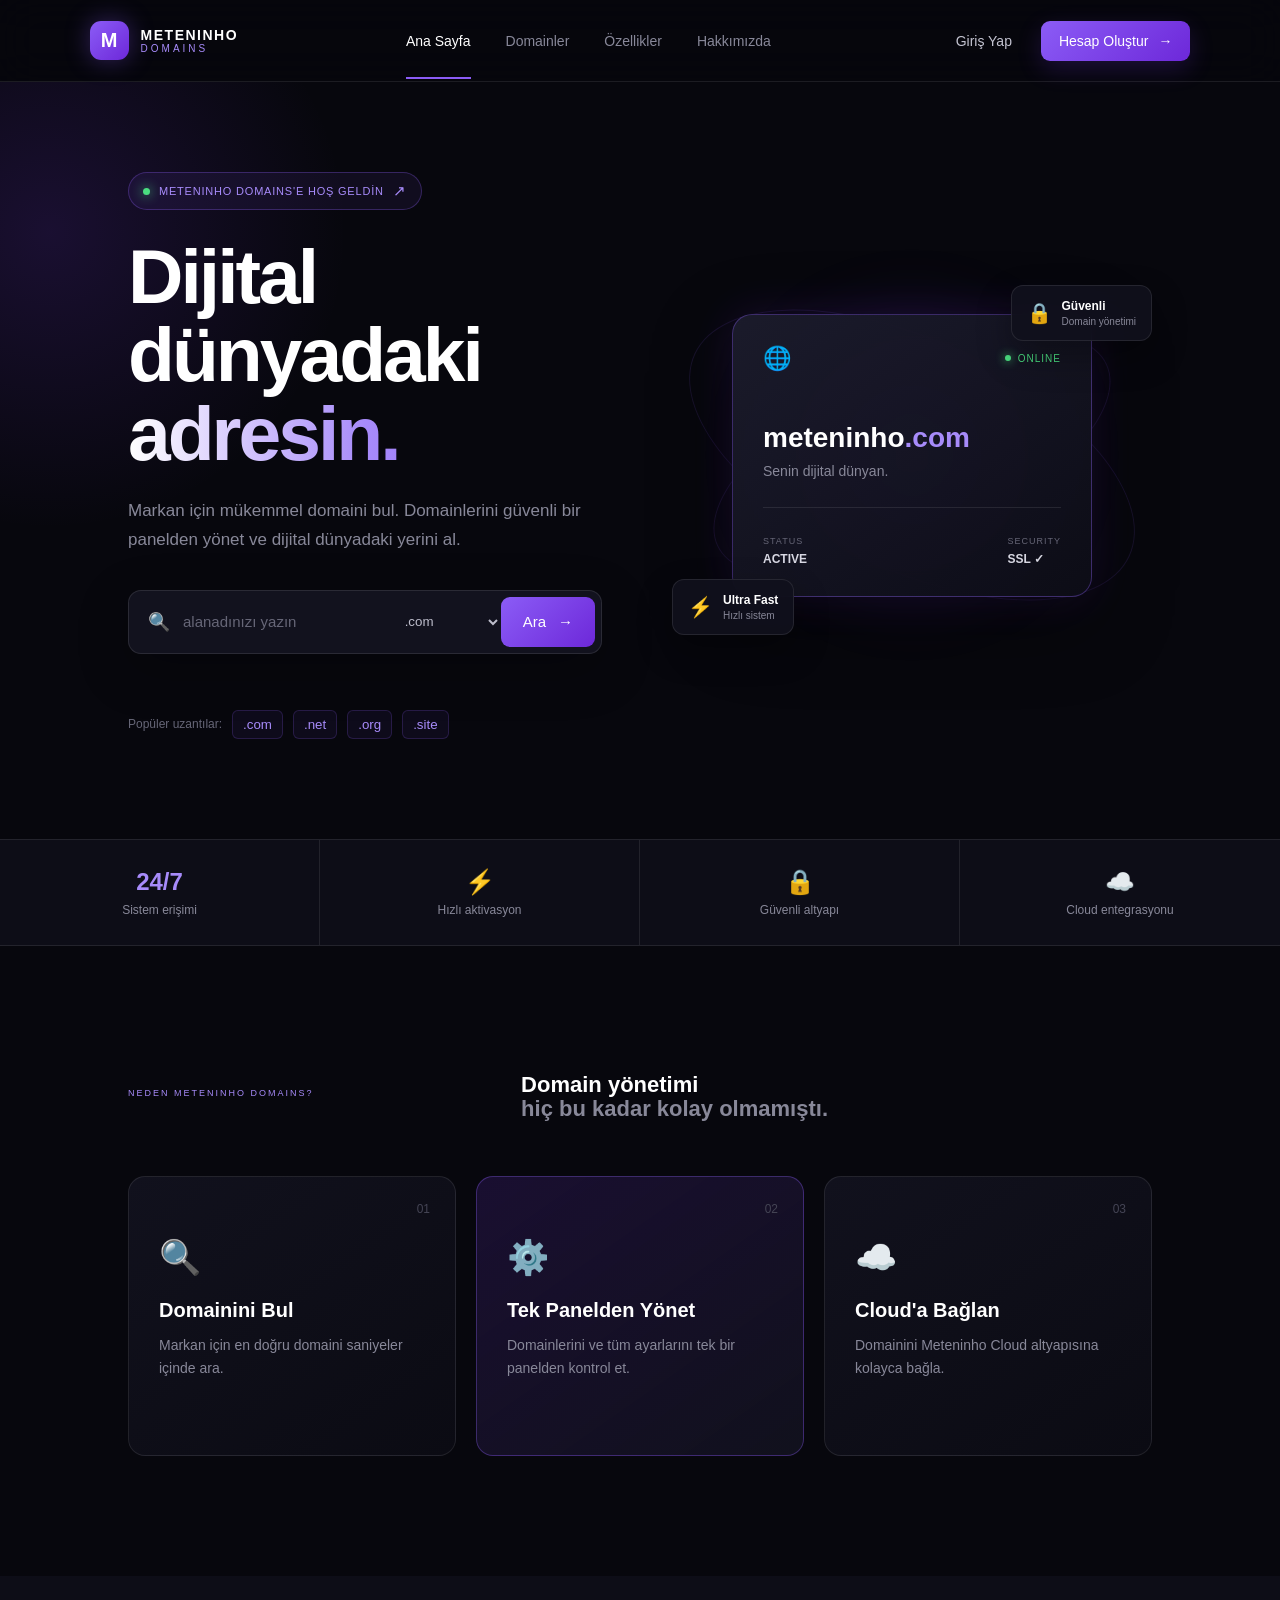
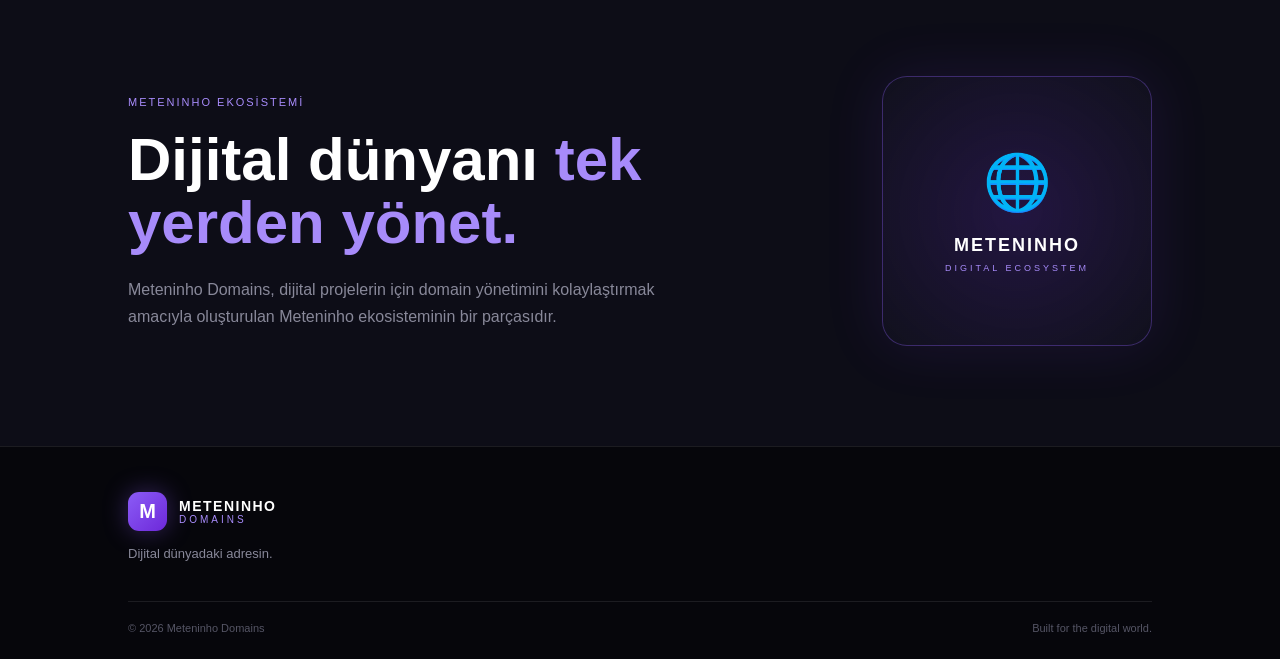
<file: index.html>
<!DOCTYPE html><html lang="tr">
<head>
    <meta charset="UTF-8">
    <meta name="viewport" content="width=device-width, initial-scale=1.0"><title>Meteninho Domains — Dijital Adresin</title>

<link rel="stylesheet" href="css/style.css">

</head><body><!-- NAVBAR -->

<header class="navbar">

    <a href="index.html" class="logo">
        <div class="logo-mark">M</div>

        <div class="logo-text">
            <strong>METENINHO</strong>
            <span>DOMAINS</span>
        </div>
    </a>


    <nav class="desktop-menu">

        <a href="index.html" class="active">
            Ana Sayfa
        </a>

        <a href="domains.html">
            Domainler
        </a>

        <a href="#features">
            Özellikler
        </a>

        <a href="#about">
            Hakkımızda
        </a>

    </nav>


    <div class="nav-actions">

        <a href="login.html" class="login-btn">
            Giriş Yap
        </a>

        <a href="register.html" class="register-btn">
            Hesap Oluştur
            <span>→</span>
        </a>

    </div>


    <button
        class="mobile-menu-button"
        id="mobileMenuButton">

        ☰

    </button>

</header>


<!-- MOBILE MENU -->

<div
    class="mobile-menu"
    id="mobileMenu">

    <a href="index.html">
        Ana Sayfa
    </a>

    <a href="domains.html">
        Domainler
    </a>

    <a href="#features">
        Özellikler
    </a>

    <a href="#about">
        Hakkımızda
    </a>

    <div class="mobile-menu-line"></div>

    <a href="login.html">
        Giriş Yap
    </a>

    <a
        href="register.html"
        class="mobile-register">

        Hesap Oluştur →

    </a>

</div>


<!-- HERO -->

<main class="hero">

    <div class="hero-background-glow"></div>

    <section class="hero-content">

        <div class="hero-badge">

            <span class="pulse-dot"></span>

            METENINHO DOMAINS'E HOŞ GELDİN

            <span class="badge-arrow">
                ↗
            </span>

        </div>


        <h1>

            Dijital dünyadaki

            <span>
                adresin.
            </span>

        </h1>


        <p class="hero-description">

            Markan için mükemmel domaini bul.
            Domainlerini güvenli bir panelden yönet
            ve dijital dünyadaki yerini al.

        </p>


        <!-- DOMAIN SEARCH -->

        <form
            id="domainSearchForm"
            class="domain-search">

            <div class="search-icon">
                🔍
            </div>

            <input
                type="text"
                id="domainInput"
                placeholder="alanadınızı yazın"
                autocomplete="off"
                required
            >

            <select id="extension">

                <option value=".com">
                    .com
                </option>

                <option value=".net">
                    .net
                </option>

                <option value=".org">
                    .org
                </option>

                <option value=".site">
                    .site
                </option>

                <option value=".online">
                    .online
                </option>

            </select>

            <button type="submit">

                Ara

                <span>
                    →
                </span>

            </button>

        </form>


        <div
            id="searchResult"
            class="search-result">
        </div>


        <div class="popular-domains">

            <span>
                Popüler uzantılar:
            </span>

            <button data-extension=".com">
                .com
            </button>

            <button data-extension=".net">
                .net
            </button>

            <button data-extension=".org">
                .org
            </button>

            <button data-extension=".site">
                .site
            </button>

        </div>

    </section>


    <!-- HERO VISUAL -->

    <section class="hero-visual">

        <div class="visual-orbit orbit-one"></div>

        <div class="visual-orbit orbit-two"></div>

        <div class="visual-glow"></div>


        <div class="domain-preview-card">

            <div class="preview-top">

                <div class="preview-icon">
                    🌐
                </div>

                <div class="preview-status">
                    <span></span>
                    ONLINE
                </div>

            </div>


            <div class="preview-domain">
                meteninho<span>.com</span>
            </div>


            <div class="preview-description">

                Senin dijital dünyan.

            </div>


            <div class="preview-divider"></div>


            <div class="preview-bottom">

                <div>
                    <small>
                        STATUS
                    </small>

                    <strong>
                        ACTIVE
                    </strong>
                </div>


                <div>
                    <small>
                        SECURITY
                    </small>

                    <strong>
                        SSL ✓
                    </strong>
                </div>

            </div>

        </div>


        <div class="floating-card floating-card-one">

            <span>
                🔒
            </span>

            <div>
                <strong>
                    Güvenli
                </strong>

                <small>
                    Domain yönetimi
                </small>
            </div>

        </div>


        <div class="floating-card floating-card-two">

            <span>
                ⚡
            </span>

            <div>
                <strong>
                    Ultra Fast
                </strong>

                <small>
                    Hızlı sistem
                </small>
            </div>

        </div>

    </section>

</main>


<!-- STATS -->

<section class="stats-section">

    <div class="stat">

        <strong>
            24/7
        </strong>

        <span>
            Sistem erişimi
        </span>

    </div>


    <div class="stat">

        <strong>
            ⚡
        </strong>

        <span>
            Hızlı aktivasyon
        </span>

    </div>


    <div class="stat">

        <strong>
            🔒
        </strong>

        <span>
            Güvenli altyapı
        </span>

    </div>


    <div class="stat">

        <strong>
            ☁️
        </strong>

        <span>
            Cloud entegrasyonu
        </span>

    </div>

</section>


<!-- FEATURES -->

<section
    id="features"
    class="features-section">

    <div class="section-heading">

        <span>
            NEDEN METENINHO DOMAINS?
        </span>

        <h2>
            Domain yönetimi
            <em>
                hiç bu kadar kolay olmamıştı.
            </em>
        </h2>

    </div>


    <div class="features-grid">

        <div class="feature-card">

            <div class="feature-number">
                01
            </div>

            <div class="feature-icon">
                🔍
            </div>

            <h3>
                Domainini Bul
            </h3>

            <p>
                Markan için en doğru domaini
                saniyeler içinde ara.
            </p>

        </div>


        <div class="feature-card featured">

            <div class="feature-number">
                02
            </div>

            <div class="feature-icon">
                ⚙️
            </div>

            <h3>
                Tek Panelden Yönet
            </h3>

            <p>
                Domainlerini ve tüm ayarlarını
                tek bir panelden kontrol et.
            </p>

        </div>


        <div class="feature-card">

            <div class="feature-number">
                03
            </div>

            <div class="feature-icon">
                ☁️
            </div>

            <h3>
                Cloud'a Bağlan
            </h3>

            <p>
                Domainini Meteninho Cloud
                altyapısına kolayca bağla.
            </p>

        </div>

    </div>

</section>


<!-- ABOUT -->

<section
    id="about"
    class="about-section">

    <div>

        <span class="section-label">
            METENINHO EKOSİSTEMİ
        </span>

        <h2>
            Dijital dünyanı
            <span>
                tek yerden yönet.
            </span>
        </h2>

        <p>
            Meteninho Domains, dijital projelerin için
            domain yönetimini kolaylaştırmak amacıyla
            oluşturulan Meteninho ekosisteminin bir parçasıdır.
        </p>

    </div>


    <div class="about-box">

        <div class="about-box-icon">
            🌐
        </div>

        <strong>
            METENINHO
        </strong>

        <span>
            DIGITAL ECOSYSTEM
        </span>

    </div>

</section>


<!-- FOOTER -->

<footer class="footer">

    <div class="footer-logo">

        <div class="logo-mark">
            M
        </div>

        <div class="logo-text">

            <strong>
                METENINHO
            </strong>

            <span>
                DOMAINS
            </span>

        </div>

    </div>


    <p>
        Dijital dünyadaki adresin.
    </p>


    <div class="footer-bottom">

        <span>
            © 2026 Meteninho Domains
        </span>

        <span>
            Built for the digital world.
        </span>

    </div>

</footer>


<script src="js/app.js"></script>

</body>
</html>
</file>
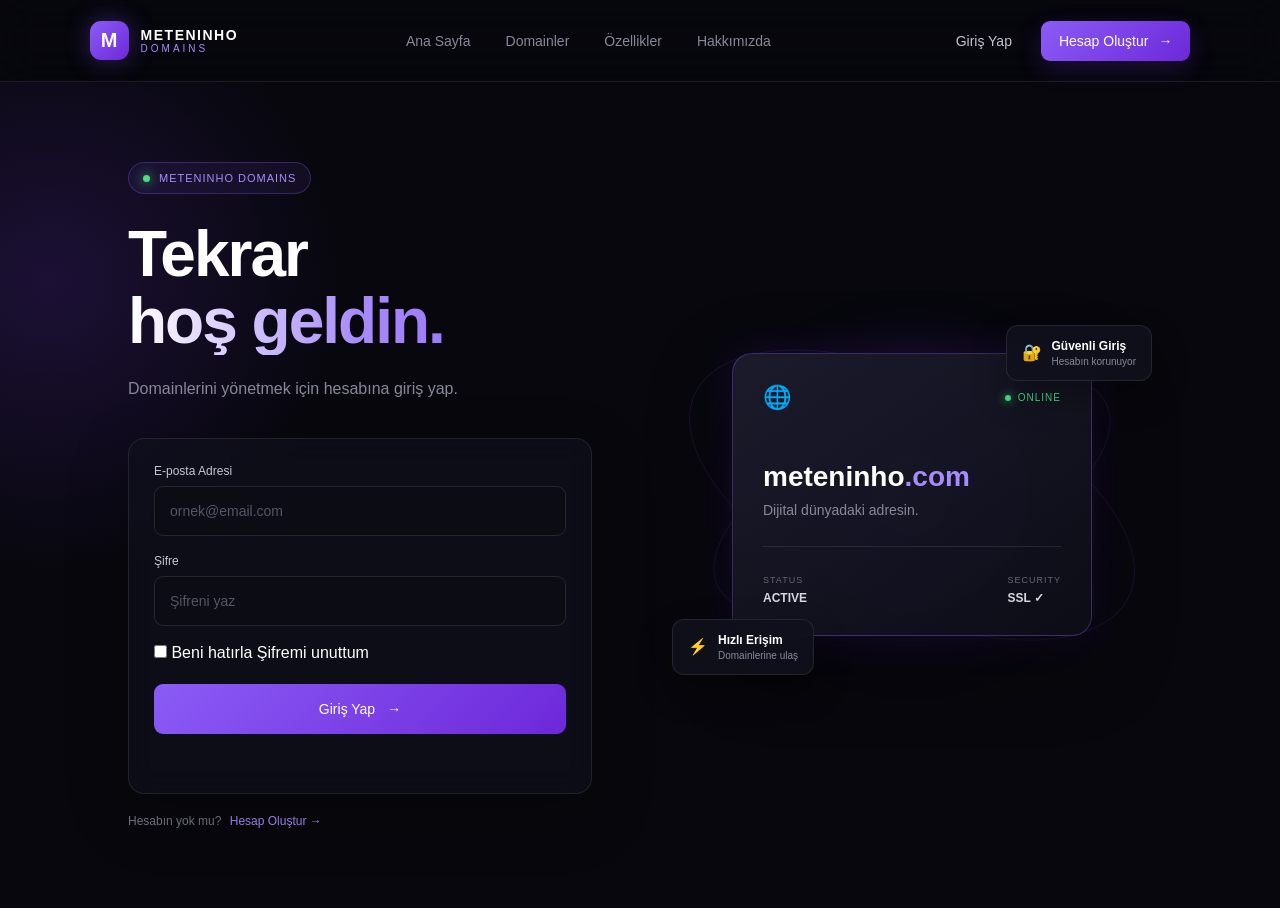
<file: dashboard.html>
<!DOCTYPE html>
<html lang="tr">

<head>

    <meta charset="UTF-8">

    <meta
        name="viewport"
        content="width=device-width, initial-scale=1.0">

    <title>
        Dashboard | Meteninho Domains
    </title>

    <link
        rel="stylesheet"
        href="css/style.css">

</head>

<body class="dashboard-page">


    <!-- NAVBAR -->

    <header class="navbar">

        <a
            href="index.html"
            class="logo">

            <div class="logo-mark">
                M
            </div>

            <div class="logo-text">

                <strong>
                    METENINHO
                </strong>

                <span>
                    DOMAINS
                </span>

            </div>

        </a>


        <nav class="desktop-menu">

            <a href="index.html">
                Ana Sayfa
            </a>

            <a
                href="dashboard.html"
                class="active">
                Dashboard
            </a>

            <a href="domains.html">
                Domainler
            </a>

        </nav>


        <div class="nav-actions">

            <div class="user-mini">

                <div
                    class="user-avatar"
                    id="userAvatar">

                    M

                </div>


                <div class="user-mini-info">

                    <strong
                        id="userName">

                        Kullanıcı

                    </strong>

                    <small>
                        Hesabım
                    </small>

                </div>

            </div>


            <button
                class="logout-btn"
                id="logoutButton">

                Çıkış

            </button>

        </div>


        <button
            class="mobile-menu-button"
            id="mobileMenuButton">

            ☰

        </button>

    </header>


    <!-- MOBILE MENU -->

    <div
        class="mobile-menu"
        id="mobileMenu">

        <a href="index.html">
            Ana Sayfa
        </a>

        <a
            href="dashboard.html">
            Dashboard
        </a>

        <a href="domains.html">
            Domainler
        </a>

        <div class="mobile-menu-line"></div>

        <a
            href="#"
            id="mobileLogoutButton">

            Çıkış Yap

        </a>

    </div>


    <!-- DASHBOARD -->

    <main class="dashboard-container">


        <section class="dashboard-welcome">

            <div>

                <span class="dashboard-label">
                    KONTROL MERKEZİ
                </span>


                <h1>

                    Hoş geldin,

                    <span id="welcomeName">
                        Kullanıcı
                    </span>

                    👋

                </h1>


                <p>

                    Domainlerini ve hesabını
                    buradan yönetebilirsin.

                </p>

            </div>


            <a
                href="index.html"
                class="dashboard-add-button">

                + Domain Ara

            </a>

        </section>


        <!-- STATS -->

        <section class="dashboard-stats">


            <div class="stat-card">

                <div class="stat-icon">
                    🌐
                </div>


                <div>

                    <small>
                        TOPLAM DOMAIN
                    </small>


                    <strong
                        id="domainCount">

                        0

                    </strong>

                </div>

            </div>


            <div class="stat-card">

                <div class="stat-icon">
                    🟢
                </div>


                <div>

                    <small>
                        AKTİF DOMAIN
                    </small>


                    <strong
                        id="activeDomainCount">

                        0

                    </strong>

                </div>

            </div>


            <div class="stat-card">

                <div class="stat-icon">
                    🛡️
                </div>


                <div>

                    <small>
                        HESAP DURUMU
                    </small>


                    <strong>
                        AKTİF
                    </strong>

                </div>

            </div>

        </section>


        <!-- DOMAIN SECTION -->

        <section class="dashboard-section">


            <div class="section-heading">

                <div>

                    <span>
                        YÖNETİM
                    </span>


                    <h2>
                        Domainlerim
                    </h2>

                </div>


                <a
                    href="index.html"
                    class="section-action">

                    + Yeni Domain

                </a>

            </div>


            <div
                id="domainsList"
                class="domains-list">


                <!-- JS BURAYA DOMAINLERİ EKLEYECEK -->


            </div>


            <div
                id="emptyDomains"
                class="empty-domains">


                <div class="empty-icon">
                    🌐
                </div>


                <h3>
                    Henüz domainin yok
                </h3>


                <p>
                    İlk domainini aramaya başla.
                </p>


                <a
                    href="index.html"
                    class="empty-button">

                    Domain Ara →

                </a>

            </div>

        </section>


        <!-- ACCOUNT -->

        <section class="dashboard-account">


            <div class="section-heading">

                <div>

                    <span>
                        HESAP
                    </span>


                    <h2>
                        Hesap Bilgileri
                    </h2>

                </div>

            </div>


            <div class="account-info">


                <div class="account-item">

                    <small>
                        AD SOYAD
                    </small>


                    <strong
                        id="accountName">

                        -

                    </strong>

                </div>


                <div class="account-item">

                    <small>
                        E-POSTA
                    </small>


                    <strong
                        id="accountEmail">

                        -

                    </strong>

                </div>


                <div class="account-item">

                    <small>
                        DURUM
                    </small>


                    <strong class="account-active">

                        ● AKTİF

                    </strong>

                </div>

            </div>

        </section>

    </main>


    <script
        src="js/dashboard.js">

    </script>

</body>

  </html>
</file>
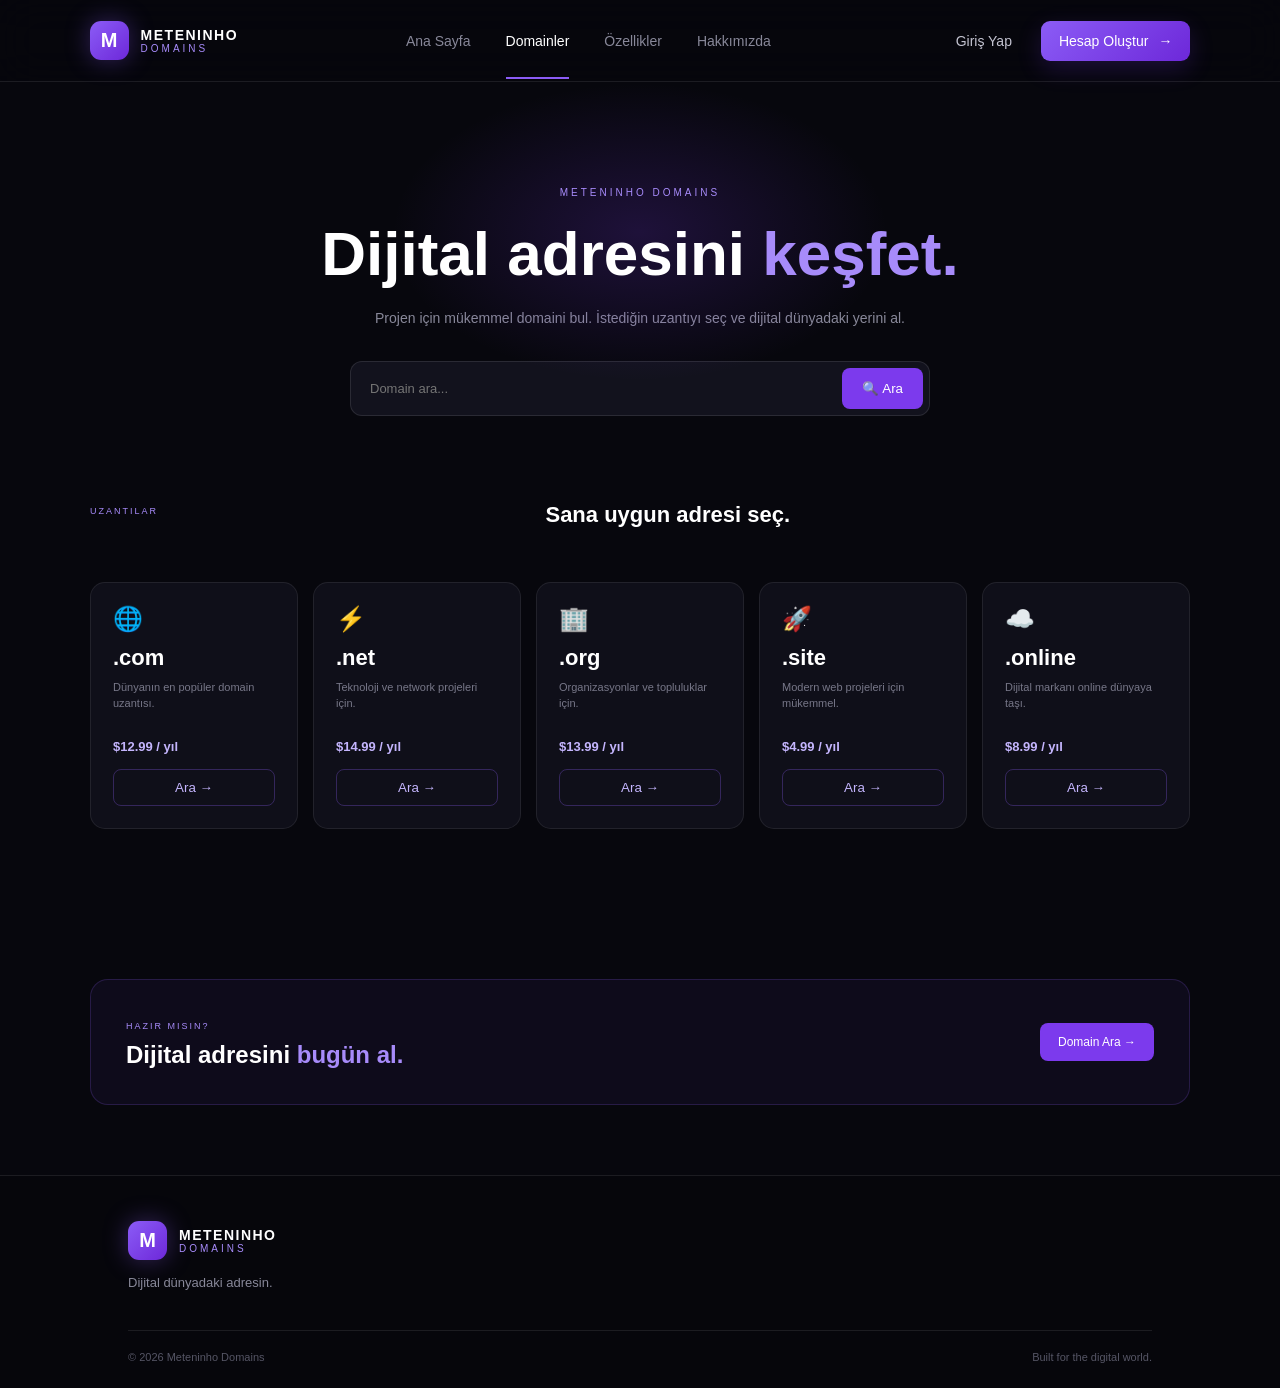
<file: domains.html>
<!DOCTYPE html>
<html lang="tr">

<head>

    <meta charset="UTF-8">

    <meta
        name="viewport"
        content="width=device-width, initial-scale=1.0">

    <title>
        Domainler | Meteninho Domains
    </title>

    <link
        rel="stylesheet"
        href="css/style.css">

</head>

<body>


    <!-- NAVBAR -->

    <header class="navbar">

        <a
            href="index.html"
            class="logo">

            <div class="logo-mark">
                M
            </div>


            <div class="logo-text">

                <strong>
                    METENINHO
                </strong>

                <span>
                    DOMAINS
                </span>

            </div>

        </a>


        <nav class="desktop-menu">

            <a href="index.html">
                Ana Sayfa
            </a>


            <a
                href="domains.html"
                class="active">

                Domainler

            </a>


            <a href="index.html#features">
                Özellikler
            </a>


            <a href="index.html#about">
                Hakkımızda
            </a>

        </nav>


        <div class="nav-actions">

            <a
                href="login.html"
                class="login-btn">

                Giriş Yap

            </a>


            <a
                href="register.html"
                class="register-btn">

                Hesap Oluştur

                <span>
                    →
                </span>

            </a>

        </div>


        <button
            class="mobile-menu-button"
            id="mobileMenuButton">

            ☰

        </button>

    </header>


    <!-- MOBILE MENU -->

    <div
        class="mobile-menu"
        id="mobileMenu">


        <a href="index.html">
            Ana Sayfa
        </a>


        <a href="domains.html">
            Domainler
        </a>


        <a href="index.html#features">
            Özellikler
        </a>


        <a href="index.html#about">
            Hakkımızda
        </a>


        <div class="mobile-menu-line"></div>


        <a href="login.html">
            Giriş Yap
        </a>


        <a
            href="register.html"
            class="mobile-register">

            Hesap Oluştur →

        </a>

    </div>


    <!-- DOMAINS HERO -->

    <main class="domains-page">


        <section class="domains-hero">

            <div class="domains-hero-glow"></div>


            <span class="domains-label">

                METENINHO DOMAINS

            </span>


            <h1>

                Dijital adresini
                <span>
                    keşfet.
                </span>

            </h1>


            <p>

                Projen için mükemmel domaini bul.
                İstediğin uzantıyı seç ve
                dijital dünyadaki yerini al.

            </p>


            <div class="domains-search-box">

                <input
                    type="text"
                    id="catalogSearch"
                    placeholder="Domain ara..."
                    autocomplete="off">


                <button
                    id="catalogSearchButton">

                    🔍 Ara

                </button>

            </div>

        </section>


        <!-- EXTENSIONS -->

        <section class="extensions-section">


            <div class="section-heading">

                <span>
                    UZANTILAR
                </span>


                <h2>
                    Sana uygun adresi seç.
                </h2>

            </div>


            <div class="extensions-grid">


                <div
                    class="extension-card"
                    data-extension=".com">

                    <div class="extension-icon">
                        🌐
                    </div>


                    <h3>
                        .com
                    </h3>


                    <p>
                        Dünyanın en popüler
                        domain uzantısı.
                    </p>


                    <strong>
                        $12.99 / yıl
                    </strong>


                    <button>
                        Ara →
                    </button>

                </div>


                <div
                    class="extension-card"
                    data-extension=".net">

                    <div class="extension-icon">
                        ⚡
                    </div>


                    <h3>
                        .net
                    </h3>


                    <p>
                        Teknoloji ve network
                        projeleri için.
                    </p>


                    <strong>
                        $14.99 / yıl
                    </strong>


                    <button>
                        Ara →
                    </button>

                </div>


                <div
                    class="extension-card"
                    data-extension=".org">

                    <div class="extension-icon">
                        🏢
                    </div>


                    <h3>
                        .org
                    </h3>


                    <p>
                        Organizasyonlar ve
                        topluluklar için.
                    </p>


                    <strong>
                        $13.99 / yıl
                    </strong>


                    <button>
                        Ara →
                    </button>

                </div>


                <div
                    class="extension-card"
                    data-extension=".site">

                    <div class="extension-icon">
                        🚀
                    </div>


                    <h3>
                        .site
                    </h3>


                    <p>
                        Modern web projeleri
                        için mükemmel.
                    </p>


                    <strong>
                        $4.99 / yıl
                    </strong>


                    <button>
                        Ara →
                    </button>

                </div>


                <div
                    class="extension-card"
                    data-extension=".online">

                    <div class="extension-icon">
                        ☁️
                    </div>


                    <h3>
                        .online
                    </h3>


                    <p>
                        Dijital markanı
                        online dünyaya taşı.
                    </p>


                    <strong>
                        $8.99 / yıl
                    </strong>


                    <button>
                        Ara →
                    </button>

                </div>

            </div>

        </section>


        <!-- SEARCH RESULT -->

        <section
            id="catalogResult"
            class="catalog-result">

        </section>


        <!-- CTA -->

        <section class="domains-cta">


            <div>

                <span>
                    HAZIR MISIN?
                </span>


                <h2>
                    Dijital adresini
                    <em>
                        bugün al.
                    </em>
                </h2>

            </div>


            <a
                href="index.html"
                class="cta-button">

                Domain Ara →

            </a>

        </section>

    </main>


    <!-- FOOTER -->

    <footer class="footer">

        <div class="footer-logo">

            <div class="logo-mark">
                M
            </div>


            <div class="logo-text">

                <strong>
                    METENINHO
                </strong>


                <span>
                    DOMAINS
                </span>

            </div>

        </div>


        <p>
            Dijital dünyadaki adresin.
        </p>


        <div class="footer-bottom">

            <span>
                © 2026 Meteninho Domains
            </span>


            <span>
                Built for the digital world.
            </span>

        </div>

    </footer>


    <script
        src="js/domains.js">

    </script>

</body>

    </html>
</file>
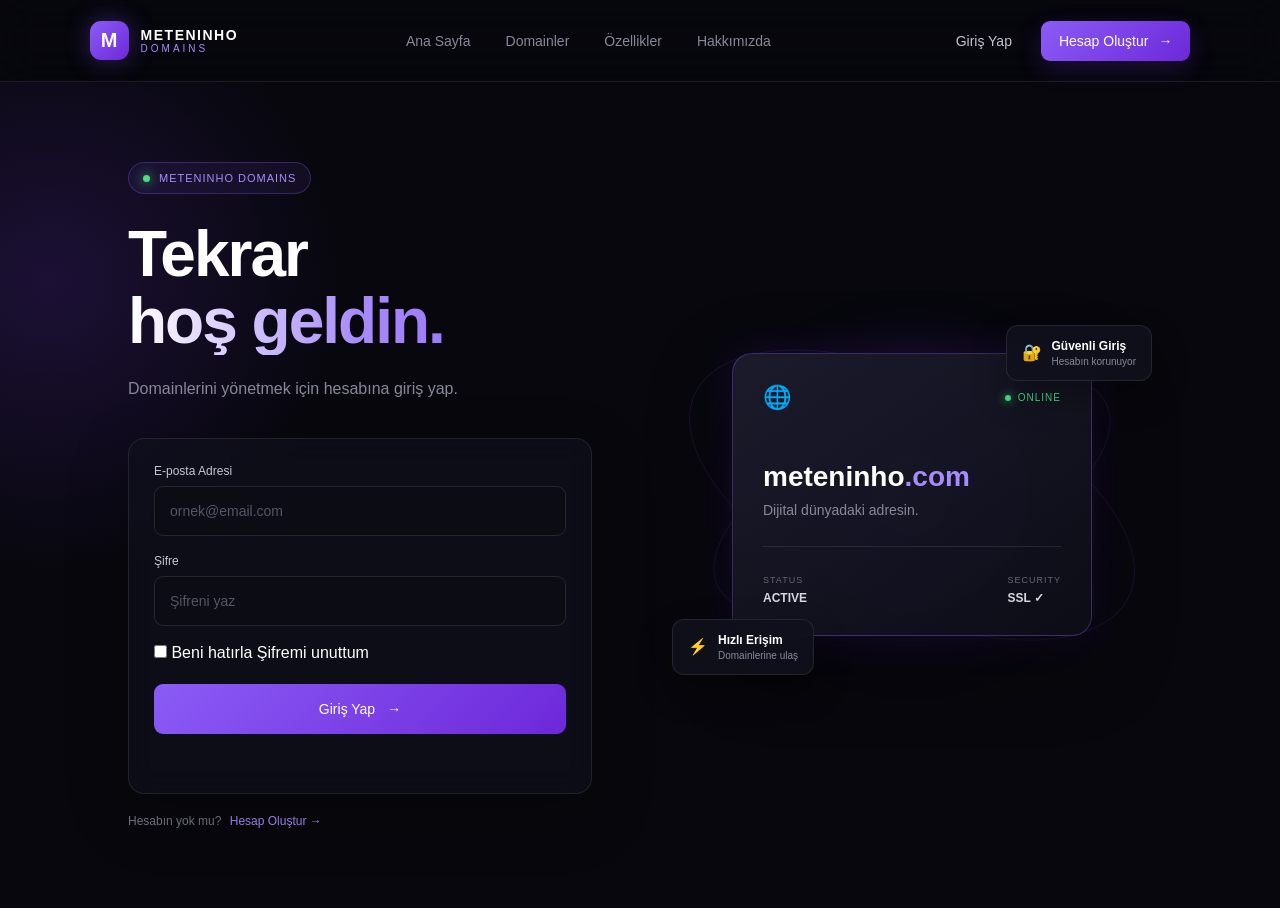
<file: login.html>
<!DOCTYPE html>
<html lang="tr">

<head>

    <meta charset="UTF-8">

    <meta
        name="viewport"
        content="width=device-width, initial-scale=1.0">

    <title>
        Giriş Yap | Meteninho Domains
    </title>

    <link
        rel="stylesheet"
        href="css/style.css">

</head>

<body>

    <!-- NAVBAR -->

    <header class="navbar">

        <a
            href="index.html"
            class="logo">

            <div class="logo-mark">
                M
            </div>

            <div class="logo-text">

                <strong>
                    METENINHO
                </strong>

                <span>
                    DOMAINS
                </span>

            </div>

        </a>


        <nav class="desktop-menu">

            <a href="index.html">
                Ana Sayfa
            </a>

            <a href="domains.html">
                Domainler
            </a>

            <a href="index.html#features">
                Özellikler
            </a>

            <a href="index.html#about">
                Hakkımızda
            </a>

        </nav>


        <div class="nav-actions">

            <a
                href="login.html"
                class="login-btn">

                Giriş Yap

            </a>


            <a
                href="register.html"
                class="register-btn">

                Hesap Oluştur

                <span>
                    →
                </span>

            </a>

        </div>


        <button
            class="mobile-menu-button"
            id="mobileMenuButton">

            ☰

        </button>

    </header>


    <!-- MOBILE MENU -->

    <div
        class="mobile-menu"
        id="mobileMenu">

        <a href="index.html">
            Ana Sayfa
        </a>

        <a href="domains.html">
            Domainler
        </a>

        <a href="index.html#features">
            Özellikler
        </a>

        <a href="index.html#about">
            Hakkımızda
        </a>

        <div class="mobile-menu-line"></div>

        <a href="login.html">
            Giriş Yap
        </a>

        <a
            href="register.html"
            class="mobile-register">

            Hesap Oluştur →

        </a>

    </div>


    <!-- LOGIN -->

    <main class="auth-main">

        <div class="auth-background-glow"></div>


        <section class="auth-content">


            <div class="auth-badge">

                <span class="pulse-dot"></span>

                METENINHO DOMAINS

            </div>


            <h1>

                Tekrar
                <span>
                    hoş geldin.
                </span>

            </h1>


            <p class="auth-description">

                Domainlerini yönetmek için
                hesabına giriş yap.

            </p>


            <form
                id="loginForm"
                class="auth-form">


                <div class="form-group">

                    <label
                        for="loginEmail">

                        E-posta Adresi

                    </label>


                    <input
                        type="email"
                        id="loginEmail"
                        placeholder="ornek@email.com"
                        autocomplete="email"
                        required>

                </div>


                <div class="form-group">

                    <label
                        for="loginPassword">

                        Şifre

                    </label>


                    <input
                        type="password"
                        id="loginPassword"
                        placeholder="Şifreni yaz"
                        autocomplete="current-password"
                        required>

                </div>


                <div class="login-options">

                    <label class="remember-me">

                        <input
                            type="checkbox">

                        Beni hatırla

                    </label>


                    <a
                        href="#"
                        class="forgot-password">

                        Şifremi unuttum

                    </a>

                </div>


                <button
                    type="submit"
                    class="auth-submit">

                    Giriş Yap

                    <span>
                        →
                    </span>

                </button>


                <div
                    id="loginMessage"
                    class="auth-message">

                </div>

            </form>


            <div class="auth-switch">

                Hesabın yok mu?

                <a
                    href="register.html">

                    Hesap Oluştur →

                </a>

            </div>


        </section>


        <!-- RIGHT VISUAL -->

        <section class="auth-visual">

            <div
                class="auth-orbit auth-orbit-one">

            </div>


            <div
                class="auth-orbit auth-orbit-two">

            </div>


            <div
                class="auth-visual-glow">

            </div>


            <div class="auth-domain-card">

                <div class="auth-card-top">

                    <div class="auth-card-icon">
                        🌐
                    </div>


                    <div class="auth-online">

                        <span></span>

                        ONLINE

                    </div>

                </div>


                <div class="auth-domain-name">

                    meteninho<span>.com</span>

                </div>


                <div class="auth-card-text">

                    Dijital dünyadaki adresin.

                </div>


                <div class="auth-card-line"></div>


                <div class="auth-card-stats">

                    <div>

                        <small>
                            STATUS
                        </small>

                        <strong>
                            ACTIVE
                        </strong>

                    </div>


                    <div>

                        <small>
                            SECURITY
                        </small>

                        <strong>
                            SSL ✓
                        </strong>

                    </div>

                </div>

            </div>


            <div
                class="auth-floating-card auth-floating-one">

                🔐

                <div>

                    <strong>
                        Güvenli Giriş
                    </strong>

                    <small>
                        Hesabın korunuyor
                    </small>

                </div>

            </div>


            <div
                class="auth-floating-card auth-floating-two">

                ⚡

                <div>

                    <strong>
                        Hızlı Erişim
                    </strong>

                    <small>
                        Domainlerine ulaş
                    </small>

                </div>

            </div>

        </section>

    </main>


    <script
        src="js/auth.js">

    </script>

</body>

  </html>
</file>
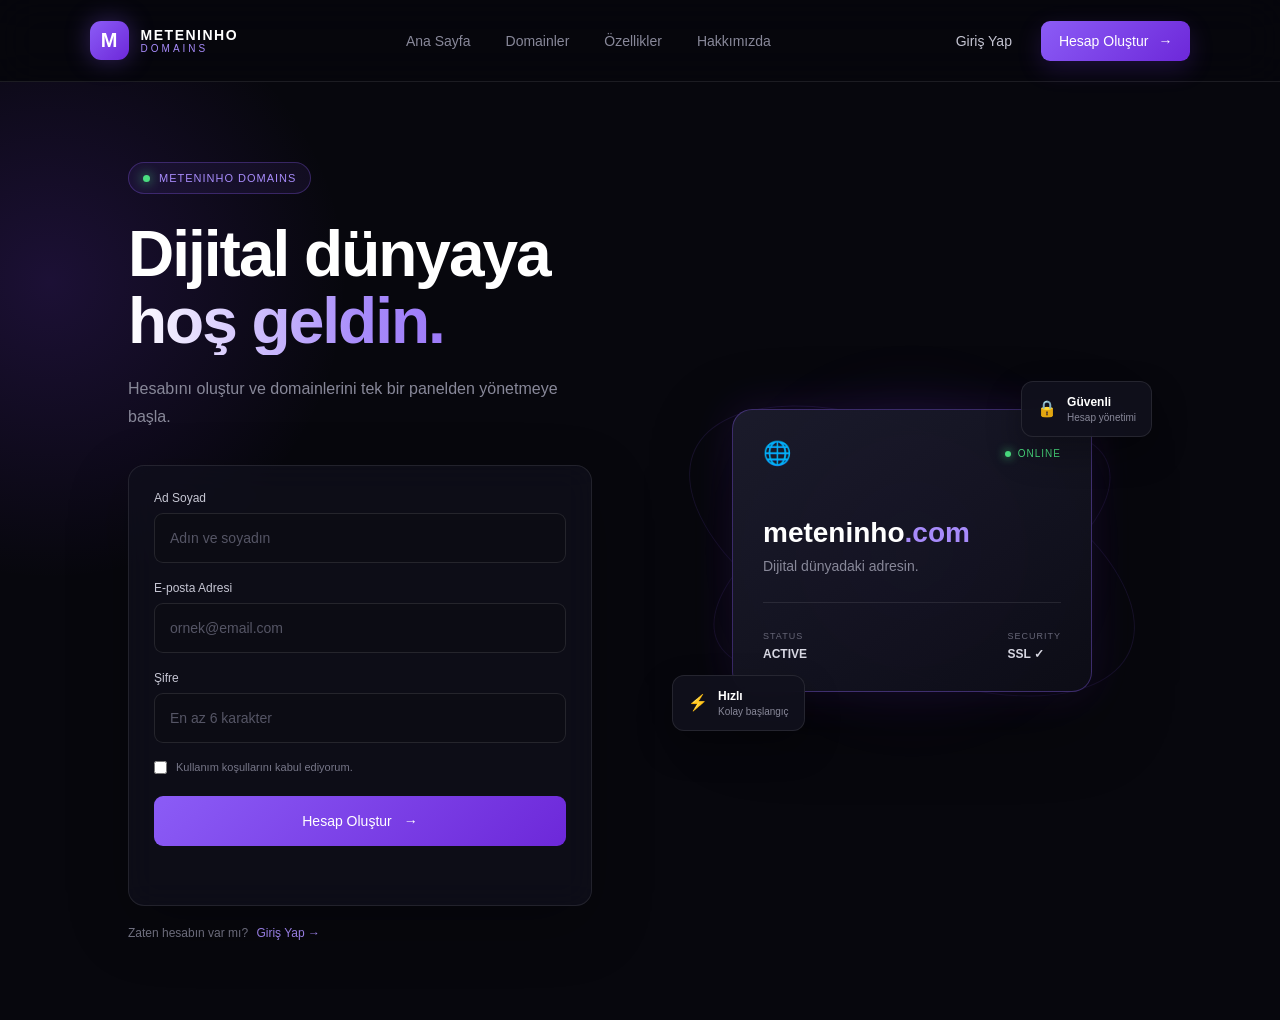
<file: register.html>
<!DOCTYPE html>
<html lang="tr">

<head>
    <meta charset="UTF-8">
    <meta name="viewport" content="width=device-width, initial-scale=1.0">

    <title>Hesap Oluştur | Meteninho Domains</title>

    <link rel="stylesheet" href="css/style.css">
</head>

<body class="auth-page">

    <!-- NAVBAR -->

    <header class="navbar">

        <a href="index.html" class="logo">

            <div class="logo-mark">
                M
            </div>

            <div class="logo-text">
                <strong>METENINHO</strong>
                <span>DOMAINS</span>
            </div>

        </a>


        <nav class="desktop-menu">

            <a href="index.html">
                Ana Sayfa
            </a>

            <a href="domains.html">
                Domainler
            </a>

            <a href="index.html#features">
                Özellikler
            </a>

            <a href="index.html#about">
                Hakkımızda
            </a>

        </nav>


        <div class="nav-actions">

            <a href="login.html" class="login-btn">
                Giriş Yap
            </a>

            <a href="register.html" class="register-btn">
                Hesap Oluştur
                <span>→</span>
            </a>

        </div>


        <button
            class="mobile-menu-button"
            id="mobileMenuButton">

            ☰

        </button>

    </header>


    <!-- MOBILE MENU -->

    <div
        class="mobile-menu"
        id="mobileMenu">

        <a href="index.html">
            Ana Sayfa
        </a>

        <a href="domains.html">
            Domainler
        </a>

        <a href="index.html#features">
            Özellikler
        </a>

        <a href="index.html#about">
            Hakkımızda
        </a>

        <div class="mobile-menu-line"></div>

        <a href="login.html">
            Giriş Yap
        </a>

        <a
            href="register.html"
            class="mobile-register">

            Hesap Oluştur →

        </a>

    </div>


    <!-- REGISTER AREA -->

    <main class="auth-main">

        <div class="auth-background-glow"></div>


        <section class="auth-content">


            <div class="auth-badge">

                <span class="pulse-dot"></span>

                METENINHO DOMAINS

            </div>


            <h1>
                Dijital dünyaya
                <span>
                    hoş geldin.
                </span>
            </h1>


            <p class="auth-description">

                Hesabını oluştur ve domainlerini
                tek bir panelden yönetmeye başla.

            </p>


            <form
                id="registerForm"
                class="auth-form">


                <div class="form-row">

                    <div class="form-group">

                        <label for="registerName">
                            Ad Soyad
                        </label>

                        <input
                            type="text"
                            id="registerName"
                            placeholder="Adın ve soyadın"
                            autocomplete="name"
                            required>

                    </div>

                </div>


                <div class="form-group">

                    <label for="registerEmail">
                        E-posta Adresi
                    </label>

                    <input
                        type="email"
                        id="registerEmail"
                        placeholder="ornek@email.com"
                        autocomplete="email"
                        required>

                </div>


                <div class="form-group">

                    <label for="registerPassword">
                        Şifre
                    </label>

                    <input
                        type="password"
                        id="registerPassword"
                        placeholder="En az 6 karakter"
                        autocomplete="new-password"
                        minlength="6"
                        required>

                </div>


                <label class="terms">

                    <input
                        type="checkbox"
                        required>

                    <span>
                        Kullanım koşullarını kabul ediyorum.
                    </span>

                </label>


                <button
                    type="submit"
                    class="auth-submit">

                    Hesap Oluştur

                    <span>
                        →
                    </span>

                </button>


                <div
                    id="registerMessage"
                    class="auth-message">

                </div>

            </form>


            <div class="auth-switch">

                Zaten hesabın var mı?

                <a href="login.html">
                    Giriş Yap →
                </a>

            </div>


        </section>


        <!-- RIGHT VISUAL -->

        <section class="auth-visual">

            <div class="auth-orbit auth-orbit-one"></div>

            <div class="auth-orbit auth-orbit-two"></div>

            <div class="auth-visual-glow"></div>


            <div class="auth-domain-card">

                <div class="auth-card-top">

                    <div class="auth-card-icon">
                        🌐
                    </div>

                    <div class="auth-online">
                        <span></span>
                        ONLINE
                    </div>

                </div>


                <div class="auth-domain-name">

                    meteninho<span>.com</span>

                </div>


                <div class="auth-card-text">

                    Dijital dünyadaki adresin.

                </div>


                <div class="auth-card-line"></div>


                <div class="auth-card-stats">

                    <div>

                        <small>
                            STATUS
                        </small>

                        <strong>
                            ACTIVE
                        </strong>

                    </div>


                    <div>

                        <small>
                            SECURITY
                        </small>

                        <strong>
                            SSL ✓
                        </strong>

                    </div>

                </div>

            </div>


            <div class="auth-floating-card auth-floating-one">

                🔒

                <div>

                    <strong>
                        Güvenli
                    </strong>

                    <small>
                        Hesap yönetimi
                    </small>

                </div>

            </div>


            <div class="auth-floating-card auth-floating-two">

                ⚡

                <div>

                    <strong>
                        Hızlı
                    </strong>

                    <small>
                        Kolay başlangıç
                    </small>

                </div>

            </div>

        </section>

    </main>


    <script src="js/auth.js"></script>

</body>

  </html>
</file>
<file: css/style.css>
/* =========================================
   METENINHO DOMAINS
   MAIN STYLE SYSTEM
========================================= */

:root {
    --bg: #07070d;
    --bg-soft: #0d0d17;
    --card: #11111d;
    --card-light: #171725;
    --border: rgba(255, 255, 255, 0.09);

    --purple: #8b5cf6;
    --purple-dark: #6d28d9;
    --purple-light: #a78bfa;

    --text: #ffffff;
    --muted: #888899;
    --green: #4ade80;
}


/* =========================================
   RESET
========================================= */

* {
    margin: 0;
    padding: 0;
    box-sizing: border-box;
}

html {
    scroll-behavior: smooth;
}

body {
    font-family:
        Inter,
        Arial,
        Helvetica,
        sans-serif;

    background: var(--bg);
    color: var(--text);

    min-height: 100vh;
    overflow-x: hidden;
}

a {
    color: inherit;
    text-decoration: none;
}

button,
input,
select {
    font-family: inherit;
}


/* =========================================
   NAVBAR
========================================= */

.navbar {
    position: relative;
    z-index: 100;

    height: 82px;

    display: flex;
    align-items: center;
    justify-content: space-between;

    padding: 0 7%;

    border-bottom: 1px solid var(--border);

    background:
        rgba(7, 7, 13, 0.85);

    backdrop-filter: blur(20px);
}


/* LOGO */

.logo {
    display: flex;
    align-items: center;
    gap: 12px;

    font-size: 14px;
}

.logo-mark {
    width: 39px;
    height: 39px;

    display: flex;
    align-items: center;
    justify-content: center;

    border-radius: 11px;

    background:
        linear-gradient(
            135deg,
            var(--purple),
            var(--purple-dark)
        );

    font-weight: 900;
    font-size: 20px;

    box-shadow:
        0 0 25px rgba(139, 92, 246, 0.35);
}

.logo-text {
    display: flex;
    flex-direction: column;

    letter-spacing: 1.5px;
}

.logo-text strong {
    font-size: 14px;
}

.logo-text span {
    color: var(--purple-light);
    font-size: 10px;
    letter-spacing: 3px;
}


/* DESKTOP MENU */

.desktop-menu {
    display: flex;
    align-items: center;
    gap: 35px;
}

.desktop-menu a {
    position: relative;

    color: var(--muted);

    font-size: 14px;

    transition: 0.3s;
}

.desktop-menu a:hover,
.desktop-menu a.active {
    color: white;
}

.desktop-menu a.active::after {
    content: "";

    position: absolute;

    left: 0;
    right: 0;
    bottom: -30px;

    height: 2px;

    background: var(--purple);
}


/* NAV ACTIONS */

.nav-actions {
    display: flex;
    align-items: center;
    gap: 12px;
}

.login-btn {
    padding: 11px 17px;

    color: #c3c3d0;

    font-size: 14px;

    transition: 0.3s;
}

.login-btn:hover {
    color: white;
}

.register-btn {
    display: flex;
    align-items: center;
    gap: 10px;

    padding: 12px 18px;

    border-radius: 9px;

    background:
        linear-gradient(
            135deg,
            var(--purple),
            var(--purple-dark)
        );

    font-size: 14px;

    box-shadow:
        0 8px 25px rgba(124, 58, 237, 0.2);

    transition: 0.3s;
}

.register-btn:hover {
    transform: translateY(-2px);

    box-shadow:
        0 12px 35px rgba(124, 58, 237, 0.35);
}


/* MOBILE MENU BUTTON */

.mobile-menu-button {
    display: none;

    border: none;

    background: transparent;

    color: white;

    font-size: 27px;

    cursor: pointer;
}


/* MOBILE MENU */

.mobile-menu {
    display: none;
}


/* =========================================
   HERO
========================================= */

.hero {
    position: relative;

    min-height: 650px;

    display: flex;
    align-items: center;
    justify-content: space-between;

    gap: 70px;

    padding: 90px 10% 100px;

    overflow: hidden;
}

.hero-background-glow {
    position: absolute;

    width: 600px;
    height: 600px;

    left: -250px;
    top: -150px;

    background:
        radial-gradient(
            circle,
            rgba(124, 58, 237, 0.16),
            transparent 70%
        );

    pointer-events: none;
}

.hero-content {
    position: relative;
    z-index: 2;

    max-width: 670px;
}


/* BADGE */

.hero-badge {
    display: inline-flex;
    align-items: center;
    gap: 9px;

    padding: 9px 14px;

    border: 1px solid rgba(139, 92, 246, 0.3);

    border-radius: 30px;

    background:
        rgba(139, 92, 246, 0.08);

    color: var(--purple-light);

    font-size: 11px;
    letter-spacing: 0.8px;
}

.pulse-dot {
    width: 7px;
    height: 7px;

    border-radius: 50%;

    background: var(--green);

    box-shadow:
        0 0 12px var(--green);
}

.badge-arrow {
    font-size: 15px;
}


/* HERO TITLE */

.hero h1 {
    max-width: 700px;

    margin-top: 27px;

    font-size: clamp(46px, 6vw, 78px);

    line-height: 1.02;

    letter-spacing: -3px;
}

.hero h1 span {
    display: block;

    color: var(--purple-light);

    background:
        linear-gradient(
            90deg,
            #ffffff,
            var(--purple-light),
            var(--purple)
        );

    -webkit-background-clip: text;
    -webkit-text-fill-color: transparent;
}


/* DESCRIPTION */

.hero-description {
    max-width: 550px;

    margin-top: 25px;

    color: var(--muted);

    font-size: 17px;

    line-height: 1.7;
}


/* =========================================
   DOMAIN SEARCH
========================================= */

.domain-search {
    display: flex;

    width: 100%;
    max-width: 650px;

    height: 64px;

    margin-top: 35px;

    padding: 6px;

    border: 1px solid rgba(255, 255, 255, 0.1);

    border-radius: 13px;

    background:
        rgba(20, 20, 32, 0.95);

    box-shadow:
        0 15px 50px rgba(0, 0, 0, 0.25);
}

.search-icon {
    display: flex;
    align-items: center;
    justify-content: center;

    width: 48px;

    font-size: 18px;
}

.domain-search input {
    flex: 1;

    min-width: 0;

    border: none;
    outline: none;

    background: transparent;

    color: white;

    font-size: 15px;
}

.domain-search input::placeholder {
    color: #666677;
}

.domain-search select {
    width: 100px;

    border: none;
    outline: none;

    background: transparent;

    color: #bdbdcb;

    cursor: pointer;
}

.domain-search select option {
    background: #171725;
}

.domain-search button {
    display: flex;
    align-items: center;
    gap: 12px;

    padding: 0 22px;

    border: none;

    border-radius: 9px;

    background:
        linear-gradient(
            135deg,
            var(--purple),
            var(--purple-dark)
        );

    color: white;

    font-size: 15px;

    cursor: pointer;

    transition: 0.3s;
}

.domain-search button:hover {
    transform: translateY(-1px);

    box-shadow:
        0 8px 25px rgba(124, 58, 237, 0.35);
}


/* SEARCH RESULT */

.search-result {
    min-height: 25px;

    margin-top: 15px;

    color: var(--purple-light);

    font-size: 14px;
}


/* POPULAR DOMAINS */

.popular-domains {
    display: flex;
    align-items: center;
    flex-wrap: wrap;

    gap: 10px;

    margin-top: 16px;

    color: #666677;

    font-size: 12px;
}

.popular-domains button {
    padding: 6px 10px;

    border: 1px solid rgba(139, 92, 246, 0.2);

    border-radius: 6px;

    background: rgba(139, 92, 246, 0.06);

    color: var(--purple-light);

    cursor: pointer;

    transition: 0.3s;
}

.popular-domains button:hover {
    background: rgba(139, 92, 246, 0.18);
}


/* =========================================
   HERO VISUAL
========================================= */

.hero-visual {
    position: relative;

    width: 480px;
    height: 450px;

    display: flex;
    align-items: center;
    justify-content: center;

    flex-shrink: 0;
}

.visual-glow {
    position: absolute;

    width: 350px;
    height: 350px;

    border-radius: 50%;

    background:
        radial-gradient(
            circle,
            rgba(124, 58, 237, 0.35),
            transparent 68%
        );

    filter: blur(30px);
}


/* ORBITS */

.visual-orbit {
    position: absolute;

    border: 1px solid rgba(139, 92, 246, 0.13);

    border-radius: 50%;

    transform: rotate(-25deg);
}

.orbit-one {
    width: 430px;
    height: 180px;
}

.orbit-two {
    width: 480px;
    height: 230px;

    transform: rotate(25deg);
}


/* DOMAIN CARD */

.domain-preview-card {
    position: relative;
    z-index: 2;

    width: 360px;

    padding: 30px;

    border: 1px solid rgba(139, 92, 246, 0.35);

    border-radius: 20px;

    background:
        linear-gradient(
            145deg,
            rgba(28, 28, 45, 0.95),
            rgba(13, 13, 23, 0.95)
        );

    box-shadow:
        0 25px 80px rgba(0, 0, 0, 0.45),
        0 0 45px rgba(124, 58, 237, 0.16);

    backdrop-filter: blur(20px);
}

.preview-top {
    display: flex;
    justify-content: space-between;
    align-items: center;
}

.preview-icon {
    font-size: 23px;
}

.preview-status {
    display: flex;
    align-items: center;
    gap: 7px;

    color: var(--green);

    font-size: 10px;
    letter-spacing: 1px;
}

.preview-status span {
    width: 6px;
    height: 6px;

    border-radius: 50%;

    background: var(--green);

    box-shadow:
        0 0 10px var(--green);
}

.preview-domain {
    margin-top: 50px;

    font-size: 28px;
    font-weight: bold;
}

.preview-domain span {
    color: var(--purple-light);
}

.preview-description {
    margin-top: 9px;

    color: var(--muted);

    font-size: 14px;
}

.preview-divider {
    height: 1px;

    margin: 28px 0;

    background: var(--border);
}

.preview-bottom {
    display: flex;
    justify-content: space-between;
}

.preview-bottom div {
    display: flex;
    flex-direction: column;
    gap: 6px;
}

.preview-bottom small {
    color: #666677;

    font-size: 9px;
    letter-spacing: 1px;
}

.preview-bottom strong {
    color: #d8d8e3;

    font-size: 12px;
}


/* FLOATING CARDS */

.floating-card {
    position: absolute;
    z-index: 4;

    display: flex;
    align-items: center;
    gap: 10px;

    padding: 13px 15px;

    border: 1px solid var(--border);

    border-radius: 12px;

    background:
        rgba(17, 17, 29, 0.92);

    box-shadow:
        0 15px 35px rgba(0, 0, 0, 0.3);

    backdrop-filter: blur(12px);
}

.floating-card > span {
    font-size: 20px;
}

.floating-card div {
    display: flex;
    flex-direction: column;
    gap: 3px;
}

.floating-card strong {
    font-size: 12px;
}

.floating-card small {
    color: var(--muted);

    font-size: 10px;
}

.floating-card-one {
    top: 55px;
    right: 0;
}

.floating-card-two {
    bottom: 45px;
    left: 0;
}


/* =========================================
   STATS
========================================= */

.stats-section {
    display: grid;

    grid-template-columns: repeat(4, 1fr);

    border-top: 1px solid var(--border);
    border-bottom: 1px solid var(--border);

    background: var(--bg-soft);
}

.stat {
    display: flex;
    flex-direction: column;
    align-items: center;
    gap: 7px;

    padding: 28px 15px;

    border-right: 1px solid var(--border);
}

.stat:last-child {
    border-right: none;
}

.stat strong {
    color: var(--purple-light);

    font-size: 24px;
}

.stat span {
    color: var(--muted);

    font-size: 12px;
}


/* =========================================
   FEATURES
========================================= */

.features-section {
    padding: 120px 10%;
}

.section-heading {
    max-width: 700px;

    margin-bottom: 55px;
}

.section-heading > span,
.section-label {
    color: var(--purple-light);

    font-size: 11px;
    letter-spacing: 2px;
}

.section-heading h2 {
    margin-top: 18px;

    font-size: clamp(32px, 4vw, 50px);

    line-height: 1.1;
}

.section-heading em {
    display: block;

    color: var(--muted);

    font-style: normal;
}

.features-grid {
    display: grid;

    grid-template-columns: repeat(3, 1fr);

    gap: 20px;
}

.feature-card {
    position: relative;

    min-height: 280px;

    padding: 30px;

    border: 1px solid var(--border);

    border-radius: 17px;

    background:
        linear-gradient(
            145deg,
            #11111d,
            #0b0b13
        );

    transition: 0.35s;
}

.feature-card:hover {
    transform: translateY(-8px);

    border-color:
        rgba(139, 92, 246, 0.45);

    box-shadow:
        0 20px 50px rgba(0, 0, 0, 0.3);
}

.feature-card.featured {
    border-color:
        rgba(139, 92, 246, 0.35);

    background:
        linear-gradient(
            145deg,
            rgba(124, 58, 237, 0.16),
            #11111d
        );
}

.feature-number {
    position: absolute;

    top: 25px;
    right: 25px;

    color: #454555;

    font-size: 12px;
}

.feature-icon {
    margin-top: 30px;

    font-size: 34px;
}

.feature-card h3 {
    margin-top: 22px;

    font-size: 20px;
}

.feature-card p {
    max-width: 250px;

    margin-top: 12px;

    color: var(--muted);

    font-size: 14px;

    line-height: 1.6;
}


/* =========================================
   ABOUT
========================================= */

.about-section {
    display: flex;
    align-items: center;
    justify-content: space-between;

    gap: 60px;

    padding: 100px 10%;

    background: var(--bg-soft);
}

.about-section h2 {
    max-width: 600px;

    margin-top: 18px;

    font-size: clamp(35px, 5vw, 60px);

    line-height: 1.05;
}

.about-section h2 span {
    color: var(--purple-light);
}

.about-section p {
    max-width: 570px;

    margin-top: 22px;

    color: var(--muted);

    line-height: 1.7;
}

.about-box {
    width: 270px;
    height: 270px;

    display: flex;
    flex-direction: column;
    align-items: center;
    justify-content: center;

    border: 1px solid rgba(139, 92, 246, 0.35);

    border-radius: 25px;

    background:
        radial-gradient(
            circle,
            rgba(124, 58, 237, 0.2),
            #11111d
        );

    box-shadow:
        0 0 60px rgba(124, 58, 237, 0.12);
}

.about-box-icon {
    margin-bottom: 20px;

    font-size: 55px;
}

.about-box strong {
    font-size: 18px;
    letter-spacing: 2px;
}

.about-box span {
    margin-top: 7px;

    color: var(--purple-light);

    font-size: 9px;
    letter-spacing: 3px;
}


/* =========================================
   FOOTER
========================================= */

.footer {
    padding: 45px 10% 25px;

    border-top: 1px solid var(--border);

    background: #06060b;
}

.footer-logo {
    display: flex;
    align-items: center;
    gap: 12px;
}

.footer > p {
    margin-top: 15px;

    color: var(--muted);

    font-size: 13px;
}

.footer-bottom {
    display: flex;
    justify-content: space-between;

    margin-top: 40px;
    padding-top: 20px;

    border-top: 1px solid var(--border);

    color: #555565;

    font-size: 11px;
}


/* =========================================
   RESPONSIVE
========================================= */

@media (max-width: 1050px) {

    .desktop-menu {
        gap: 20px;
    }

    .hero {
        padding-left: 6%;
        padding-right: 6%;
    }

    .hero-visual {
        transform: scale(0.85);
    }

}


@media (max-width: 850px) {

    .desktop-menu {
        display: none;
    }

    .nav-actions {
        display: none;
    }

    .mobile-menu-button {
        display: block;
    }

    .mobile-menu {
        position: absolute;
        z-index: 90;

        top: 82px;
        left: 0;
        right: 0;

        display: none;
        flex-direction: column;

        padding: 20px 7%;

        border-bottom: 1px solid var(--border);

        background: #0b0b14;
    }

    .mobile-menu.show {
        display: flex;
    }

    .mobile-menu a {
        padding: 15px 0;

        border-bottom: 1px solid var(--border);

        color: #bdbdca;
    }

    .mobile-menu-line {
        height: 10px;
    }

    .mobile-register {
        color: var(--purple-light) !important;
    }

    .hero {
        flex-direction: column;

        text-align: center;

        padding-top: 70px;
    }

    .hero-content {
        display: flex;
        flex-direction: column;
        align-items: center;
    }

    .hero-description {
        max-width: 600px;
    }

    .hero-visual {
        transform: scale(0.9);
    }

    .features-grid {
        grid-template-columns: 1fr;
    }

    .feature-card {
        min-height: 230px;
    }

    .about-section {
        flex-direction: column;
        align-items: flex-start;
    }

}


@media (max-width: 600px) {

    .navbar {
        height: 72px;

        padding: 0 5%;
    }

    .mobile-menu {
        top: 72px;
    }

    .hero {
        padding: 55px 5% 80px;
    }

    .hero h1 {
        font-size: 48px;
        letter-spacing: -2px;
    }

    .hero-description {
        font-size: 15px;
    }

    .domain-search {
        height: auto;

        flex-wrap: wrap;

        padding: 8px;
    }

    .search-icon {
        width: 40px;
        height: 50px;
    }

    .domain-search input {
        height: 50px;
    }

    .domain-search select {
        width: 85px;
        height: 50px;
    }

    .domain-search button {
        width: 100%;
        height: 48px;

        justify-content: center;
    }

    .hero-visual {
        width: 100%;
        height: 390px;

        transform: scale(0.78);
    }

    .domain-preview-card {
        width: 340px;
    }

    .floating-card-one {
        right: -10px;
    }

    .floating-card-two {
        left: -10px;
    }

    .stats-section {
        grid-template-columns: repeat(2, 1fr);
    }

    .stat:nth-child(2) {
        border-right: none;
    }

    .stat:nth-child(-n + 2) {
        border-bottom: 1px solid var(--border);
    }

    .features-section,
    .about-section {
        padding: 80px 5%;
    }

    .about-box {
        width: 100%;
        height: 220px;
    }

    .footer {
        padding-left: 5%;
        padding-right: 5%;
    }

    .footer-bottom {
        flex-direction: column;
        gap: 10px;
    }

  }
/* =========================================
   METENINHO DOMAINS
   MAIN STYLE SYSTEM
========================================= */

:root {
    --bg: #07070d;
    --bg-soft: #0d0d17;
    --card: #11111d;
    --card-light: #171725;
    --border: rgba(255, 255, 255, 0.09);

    --purple: #8b5cf6;
    --purple-dark: #6d28d9;
    --purple-light: #a78bfa;

    --text: #ffffff;
    --muted: #888899;
    --green: #4ade80;
}


/* =========================================
   RESET
========================================= */

* {
    margin: 0;
    padding: 0;
    box-sizing: border-box;
}

html {
    scroll-behavior: smooth;
}

body {
    font-family:
        Inter,
        Arial,
        Helvetica,
        sans-serif;

    background: var(--bg);
    color: var(--text);

    min-height: 100vh;
    overflow-x: hidden;
}

a {
    color: inherit;
    text-decoration: none;
}

button,
input,
select {
    font-family: inherit;
}


/* =========================================
   NAVBAR
========================================= */

.navbar {
    position: relative;
    z-index: 100;

    height: 82px;

    display: flex;
    align-items: center;
    justify-content: space-between;

    padding: 0 7%;

    border-bottom: 1px solid var(--border);

    background:
        rgba(7, 7, 13, 0.85);

    backdrop-filter: blur(20px);
}


/* LOGO */

.logo {
    display: flex;
    align-items: center;
    gap: 12px;

    font-size: 14px;
}

.logo-mark {
    width: 39px;
    height: 39px;

    display: flex;
    align-items: center;
    justify-content: center;

    border-radius: 11px;

    background:
        linear-gradient(
            135deg,
            var(--purple),
            var(--purple-dark)
        );

    font-weight: 900;
    font-size: 20px;

    box-shadow:
        0 0 25px rgba(139, 92, 246, 0.35);
}

.logo-text {
    display: flex;
    flex-direction: column;

    letter-spacing: 1.5px;
}

.logo-text strong {
    font-size: 14px;
}

.logo-text span {
    color: var(--purple-light);
    font-size: 10px;
    letter-spacing: 3px;
}


/* DESKTOP MENU */

.desktop-menu {
    display: flex;
    align-items: center;
    gap: 35px;
}

.desktop-menu a {
    position: relative;

    color: var(--muted);

    font-size: 14px;

    transition: 0.3s;
}

.desktop-menu a:hover,
.desktop-menu a.active {
    color: white;
}

.desktop-menu a.active::after {
    content: "";

    position: absolute;

    left: 0;
    right: 0;
    bottom: -30px;

    height: 2px;

    background: var(--purple);
}


/* NAV ACTIONS */

.nav-actions {
    display: flex;
    align-items: center;
    gap: 12px;
}

.login-btn {
    padding: 11px 17px;

    color: #c3c3d0;

    font-size: 14px;

    transition: 0.3s;
}

.login-btn:hover {
    color: white;
}

.register-btn {
    display: flex;
    align-items: center;
    gap: 10px;

    padding: 12px 18px;

    border-radius: 9px;

    background:
        linear-gradient(
            135deg,
            var(--purple),
            var(--purple-dark)
        );

    font-size: 14px;

    box-shadow:
        0 8px 25px rgba(124, 58, 237, 0.2);

    transition: 0.3s;
}

.register-btn:hover {
    transform: translateY(-2px);

    box-shadow:
        0 12px 35px rgba(124, 58, 237, 0.35);
}


/* MOBILE MENU BUTTON */

.mobile-menu-button {
    display: none;

    border: none;

    background: transparent;

    color: white;

    font-size: 27px;

    cursor: pointer;
}


/* MOBILE MENU */

.mobile-menu {
    display: none;
}


/* =========================================
   HERO
========================================= */

.hero {
    position: relative;

    min-height: 650px;

    display: flex;
    align-items: center;
    justify-content: space-between;

    gap: 70px;

    padding: 90px 10% 100px;

    overflow: hidden;
}

.hero-background-glow {
    position: absolute;

    width: 600px;
    height: 600px;

    left: -250px;
    top: -150px;

    background:
        radial-gradient(
            circle,
            rgba(124, 58, 237, 0.16),
            transparent 70%
        );

    pointer-events: none;
}

.hero-content {
    position: relative;
    z-index: 2;

    max-width: 670px;
}


/* BADGE */

.hero-badge {
    display: inline-flex;
    align-items: center;
    gap: 9px;

    padding: 9px 14px;

    border: 1px solid rgba(139, 92, 246, 0.3);

    border-radius: 30px;

    background:
        rgba(139, 92, 246, 0.08);

    color: var(--purple-light);

    font-size: 11px;
    letter-spacing: 0.8px;
}

.pulse-dot {
    width: 7px;
    height: 7px;

    border-radius: 50%;

    background: var(--green);

    box-shadow:
        0 0 12px var(--green);
}

.badge-arrow {
    font-size: 15px;
}


/* HERO TITLE */

.hero h1 {
    max-width: 700px;

    margin-top: 27px;

    font-size: clamp(46px, 6vw, 78px);

    line-height: 1.02;

    letter-spacing: -3px;
}

.hero h1 span {
    display: block;

    color: var(--purple-light);

    background:
        linear-gradient(
            90deg,
            #ffffff,
            var(--purple-light),
            var(--purple)
        );

    -webkit-background-clip: text;
    -webkit-text-fill-color: transparent;
}


/* DESCRIPTION */

.hero-description {
    max-width: 550px;

    margin-top: 25px;

    color: var(--muted);

    font-size: 17px;

    line-height: 1.7;
}


/* =========================================
   DOMAIN SEARCH
========================================= */

.domain-search {
    display: flex;

    width: 100%;
    max-width: 650px;

    height: 64px;

    margin-top: 35px;

    padding: 6px;

    border: 1px solid rgba(255, 255, 255, 0.1);

    border-radius: 13px;

    background:
        rgba(20, 20, 32, 0.95);

    box-shadow:
        0 15px 50px rgba(0, 0, 0, 0.25);
}

.search-icon {
    display: flex;
    align-items: center;
    justify-content: center;

    width: 48px;

    font-size: 18px;
}

.domain-search input {
    flex: 1;

    min-width: 0;

    border: none;
    outline: none;

    background: transparent;

    color: white;

    font-size: 15px;
}

.domain-search input::placeholder {
    color: #666677;
}

.domain-search select {
    width: 100px;

    border: none;
    outline: none;

    background: transparent;

    color: #bdbdcb;

    cursor: pointer;
}

.domain-search select option {
    background: #171725;
}

.domain-search button {
    display: flex;
    align-items: center;
    gap: 12px;

    padding: 0 22px;

    border: none;

    border-radius: 9px;

    background:
        linear-gradient(
            135deg,
            var(--purple),
            var(--purple-dark)
        );

    color: white;

    font-size: 15px;

    cursor: pointer;

    transition: 0.3s;
}

.domain-search button:hover {
    transform: translateY(-1px);

    box-shadow:
        0 8px 25px rgba(124, 58, 237, 0.35);
}


/* SEARCH RESULT */

.search-result {
    min-height: 25px;

    margin-top: 15px;

    color: var(--purple-light);

    font-size: 14px;
}


/* POPULAR DOMAINS */

.popular-domains {
    display: flex;
    align-items: center;
    flex-wrap: wrap;

    gap: 10px;

    margin-top: 16px;

    color: #666677;

    font-size: 12px;
}

.popular-domains button {
    padding: 6px 10px;

    border: 1px solid rgba(139, 92, 246, 0.2);

    border-radius: 6px;

    background: rgba(139, 92, 246, 0.06);

    color: var(--purple-light);

    cursor: pointer;

    transition: 0.3s;
}

.popular-domains button:hover {
    background: rgba(139, 92, 246, 0.18);
}


/* =========================================
   HERO VISUAL
========================================= */

.hero-visual {
    position: relative;

    width: 480px;
    height: 450px;

    display: flex;
    align-items: center;
    justify-content: center;

    flex-shrink: 0;
}

.visual-glow {
    position: absolute;

    width: 350px;
    height: 350px;

    border-radius: 50%;

    background:
        radial-gradient(
            circle,
            rgba(124, 58, 237, 0.35),
            transparent 68%
        );

    filter: blur(30px);
}


/* ORBITS */

.visual-orbit {
    position: absolute;

    border: 1px solid rgba(139, 92, 246, 0.13);

    border-radius: 50%;

    transform: rotate(-25deg);
}

.orbit-one {
    width: 430px;
    height: 180px;
}

.orbit-two {
    width: 480px;
    height: 230px;

    transform: rotate(25deg);
}


/* DOMAIN CARD */

.domain-preview-card {
    position: relative;
    z-index: 2;

    width: 360px;

    padding: 30px;

    border: 1px solid rgba(139, 92, 246, 0.35);

    border-radius: 20px;

    background:
        linear-gradient(
            145deg,
            rgba(28, 28, 45, 0.95),
            rgba(13, 13, 23, 0.95)
        );

    box-shadow:
        0 25px 80px rgba(0, 0, 0, 0.45),
        0 0 45px rgba(124, 58, 237, 0.16);

    backdrop-filter: blur(20px);
}

.preview-top {
    display: flex;
    justify-content: space-between;
    align-items: center;
}

.preview-icon {
    font-size: 23px;
}

.preview-status {
    display: flex;
    align-items: center;
    gap: 7px;

    color: var(--green);

    font-size: 10px;
    letter-spacing: 1px;
}

.preview-status span {
    width: 6px;
    height: 6px;

    border-radius: 50%;

    background: var(--green);

    box-shadow:
        0 0 10px var(--green);
}

.preview-domain {
    margin-top: 50px;

    font-size: 28px;
    font-weight: bold;
}

.preview-domain span {
    color: var(--purple-light);
}

.preview-description {
    margin-top: 9px;

    color: var(--muted);

    font-size: 14px;
}

.preview-divider {
    height: 1px;

    margin: 28px 0;

    background: var(--border);
}

.preview-bottom {
    display: flex;
    justify-content: space-between;
}

.preview-bottom div {
    display: flex;
    flex-direction: column;
    gap: 6px;
}

.preview-bottom small {
    color: #666677;

    font-size: 9px;
    letter-spacing: 1px;
}

.preview-bottom strong {
    color: #d8d8e3;

    font-size: 12px;
}


/* FLOATING CARDS */

.floating-card {
    position: absolute;
    z-index: 4;

    display: flex;
    align-items: center;
    gap: 10px;

    padding: 13px 15px;

    border: 1px solid var(--border);

    border-radius: 12px;

    background:
        rgba(17, 17, 29, 0.92);

    box-shadow:
        0 15px 35px rgba(0, 0, 0, 0.3);

    backdrop-filter: blur(12px);
}

.floating-card > span {
    font-size: 20px;
}

.floating-card div {
    display: flex;
    flex-direction: column;
    gap: 3px;
}

.floating-card strong {
    font-size: 12px;
}

.floating-card small {
    color: var(--muted);

    font-size: 10px;
}

.floating-card-one {
    top: 55px;
    right: 0;
}

.floating-card-two {
    bottom: 45px;
    left: 0;
}


/* =========================================
   STATS
========================================= */

.stats-section {
    display: grid;

    grid-template-columns: repeat(4, 1fr);

    border-top: 1px solid var(--border);
    border-bottom: 1px solid var(--border);

    background: var(--bg-soft);
}

.stat {
    display: flex;
    flex-direction: column;
    align-items: center;
    gap: 7px;

    padding: 28px 15px;

    border-right: 1px solid var(--border);
}

.stat:last-child {
    border-right: none;
}

.stat strong {
    color: var(--purple-light);

    font-size: 24px;
}

.stat span {
    color: var(--muted);

    font-size: 12px;
}


/* =========================================
   FEATURES
========================================= */

.features-section {
    padding: 120px 10%;
}

.section-heading {
    max-width: 700px;

    margin-bottom: 55px;
}

.section-heading > span,
.section-label {
    color: var(--purple-light);

    font-size: 11px;
    letter-spacing: 2px;
}

.section-heading h2 {
    margin-top: 18px;

    font-size: clamp(32px, 4vw, 50px);

    line-height: 1.1;
}

.section-heading em {
    display: block;

    color: var(--muted);

    font-style: normal;
}

.features-grid {
    display: grid;

    grid-template-columns: repeat(3, 1fr);

    gap: 20px;
}

.feature-card {
    position: relative;

    min-height: 280px;

    padding: 30px;

    border: 1px solid var(--border);

    border-radius: 17px;

    background:
        linear-gradient(
            145deg,
            #11111d,
            #0b0b13
        );

    transition: 0.35s;
}

.feature-card:hover {
    transform: translateY(-8px);

    border-color:
        rgba(139, 92, 246, 0.45);

    box-shadow:
        0 20px 50px rgba(0, 0, 0, 0.3);
}

.feature-card.featured {
    border-color:
        rgba(139, 92, 246, 0.35);

    background:
        linear-gradient(
            145deg,
            rgba(124, 58, 237, 0.16),
            #11111d
        );
}

.feature-number {
    position: absolute;

    top: 25px;
    right: 25px;

    color: #454555;

    font-size: 12px;
}

.feature-icon {
    margin-top: 30px;

    font-size: 34px;
}

.feature-card h3 {
    margin-top: 22px;

    font-size: 20px;
}

.feature-card p {
    max-width: 250px;

    margin-top: 12px;

    color: var(--muted);

    font-size: 14px;

    line-height: 1.6;
}


/* =========================================
   ABOUT
========================================= */

.about-section {
    display: flex;
    align-items: center;
    justify-content: space-between;

    gap: 60px;

    padding: 100px 10%;

    background: var(--bg-soft);
}

.about-section h2 {
    max-width: 600px;

    margin-top: 18px;

    font-size: clamp(35px, 5vw, 60px);

    line-height: 1.05;
}

.about-section h2 span {
    color: var(--purple-light);
}

.about-section p {
    max-width: 570px;

    margin-top: 22px;

    color: var(--muted);

    line-height: 1.7;
}

.about-box {
    width: 270px;
    height: 270px;

    display: flex;
    flex-direction: column;
    align-items: center;
    justify-content: center;

    border: 1px solid rgba(139, 92, 246, 0.35);

    border-radius: 25px;

    background:
        radial-gradient(
            circle,
            rgba(124, 58, 237, 0.2),
            #11111d
        );

    box-shadow:
        0 0 60px rgba(124, 58, 237, 0.12);
}

.about-box-icon {
    margin-bottom: 20px;

    font-size: 55px;
}

.about-box strong {
    font-size: 18px;
    letter-spacing: 2px;
}

.about-box span {
    margin-top: 7px;

    color: var(--purple-light);

    font-size: 9px;
    letter-spacing: 3px;
}


/* =========================================
   FOOTER
========================================= */

.footer {
    padding: 45px 10% 25px;

    border-top: 1px solid var(--border);

    background: #06060b;
}

.footer-logo {
    display: flex;
    align-items: center;
    gap: 12px;
}

.footer > p {
    margin-top: 15px;

    color: var(--muted);

    font-size: 13px;
}

.footer-bottom {
    display: flex;
    justify-content: space-between;

    margin-top: 40px;
    padding-top: 20px;

    border-top: 1px solid var(--border);

    color: #555565;

    font-size: 11px;
}


/* =========================================
   RESPONSIVE
========================================= */

@media (max-width: 1050px) {

    .desktop-menu {
        gap: 20px;
    }

    .hero {
        padding-left: 6%;
        padding-right: 6%;
    }

    .hero-visual {
        transform: scale(0.85);
    }

}


@media (max-width: 850px) {

    .desktop-menu {
        display: none;
    }

    .nav-actions {
        display: none;
    }

    .mobile-menu-button {
        display: block;
    }

    .mobile-menu {
        position: absolute;
        z-index: 90;

        top: 82px;
        left: 0;
        right: 0;

        display: none;
        flex-direction: column;

        padding: 20px 7%;

        border-bottom: 1px solid var(--border);

        background: #0b0b14;
    }

    .mobile-menu.show {
        display: flex;
    }

    .mobile-menu a {
        padding: 15px 0;

        border-bottom: 1px solid var(--border);

        color: #bdbdca;
    }

    .mobile-menu-line {
        height: 10px;
    }

    .mobile-register {
        color: var(--purple-light) !important;
    }

    .hero {
        flex-direction: column;

        text-align: center;

        padding-top: 70px;
    }

    .hero-content {
        display: flex;
        flex-direction: column;
        align-items: center;
    }

    .hero-description {
        max-width: 600px;
    }

    .hero-visual {
        transform: scale(0.9);
    }

    .features-grid {
        grid-template-columns: 1fr;
    }

    .feature-card {
        min-height: 230px;
    }

    .about-section {
        flex-direction: column;
        align-items: flex-start;
    }

}


@media (max-width: 600px) {

    .navbar {
        height: 72px;

        padding: 0 5%;
    }

    .mobile-menu {
        top: 72px;
    }

    .hero {
        padding: 55px 5% 80px;
    }

    .hero h1 {
        font-size: 48px;
        letter-spacing: -2px;
    }

    .hero-description {
        font-size: 15px;
    }

    .domain-search {
        height: auto;

        flex-wrap: wrap;

        padding: 8px;
    }

    .search-icon {
        width: 40px;
        height: 50px;
    }

    .domain-search input {
        height: 50px;
    }

    .domain-search select {
        width: 85px;
        height: 50px;
    }

    .domain-search button {
        width: 100%;
        height: 48px;

        justify-content: center;
    }

    .hero-visual {
        width: 100%;
        height: 390px;

        transform: scale(0.78);
    }

    .domain-preview-card {
        width: 340px;
    }

    .floating-card-one {
        right: -10px;
    }

    .floating-card-two {
        left: -10px;
    }

    .stats-section {
        grid-template-columns: repeat(2, 1fr);
    }

    .stat:nth-child(2) {
        border-right: none;
    }

    .stat:nth-child(-n + 2) {
        border-bottom: 1px solid var(--border);
    }

    .features-section,
    .about-section {
        padding: 80px 5%;
    }

    .about-box {
        width: 100%;
        height: 220px;
    }

    .footer {
        padding-left: 5%;
        padding-right: 5%;
    }

    .footer-bottom {
        flex-direction: column;
        gap: 10px;
    }

   }
/* =========================================
   METENINHO AUTH SYSTEM
   SAME DESIGN AS MAIN PAGE
========================================= */

.auth-main {

    position: relative;

    min-height: calc(100vh - 82px);

    display: flex;

    align-items: center;

    justify-content: space-between;

    gap: 80px;

    padding: 80px 10%;

    overflow: hidden;

}

.auth-background-glow {

    position: absolute;

    width: 600px;

    height: 600px;

    left: -250px;

    top: -100px;

    background:
        radial-gradient(
            circle,
            rgba(124, 58, 237, 0.18),
            transparent 70%
        );

    pointer-events: none;

}

.auth-content {

    position: relative;

    z-index: 2;

    width: 100%;

    max-width: 500px;

}

.auth-badge {

    display: inline-flex;

    align-items: center;

    gap: 9px;

    padding: 9px 14px;

    border: 1px solid rgba(139, 92, 246, 0.3);

    border-radius: 30px;

    background:
        rgba(139, 92, 246, 0.08);

    color: #a78bfa;

    font-size: 11px;

    letter-spacing: 1px;

}

.auth-content h1 {

    margin-top: 27px;

    font-size: clamp(42px, 5vw, 65px);

    line-height: 1.05;

    letter-spacing: -2px;

}

.auth-content h1 span {

    display: block;

    background:
        linear-gradient(
            90deg,
            #ffffff,
            #a78bfa,
            #8b5cf6
        );

    -webkit-background-clip: text;

    -webkit-text-fill-color: transparent;

}

.auth-description {

    max-width: 450px;

    margin-top: 20px;

    color: #888899;

    font-size: 16px;

    line-height: 1.7;

}


/* FORM */

.auth-form {

    max-width: 500px;

    margin-top: 35px;

    padding: 25px;

    border: 1px solid rgba(255, 255, 255, 0.09);

    border-radius: 16px;

    background:
        rgba(17, 17, 29, 0.7);

    box-shadow:
        0 20px 60px rgba(0, 0, 0, 0.25);

    backdrop-filter: blur(15px);

}

.form-group {

    margin-bottom: 18px;

}

.form-group label {

    display: block;

    margin-bottom: 8px;

    color: #c7c7d4;

    font-size: 12px;

}

.form-group input {

    width: 100%;

    height: 50px;

    padding: 0 15px;

    border: 1px solid rgba(255, 255, 255, 0.1);

    border-radius: 9px;

    outline: none;

    background: #0c0c14;

    color: white;

    font-size: 14px;

    transition: 0.3s;

}

.form-group input:focus {

    border-color: #8b5cf6;

    box-shadow:
        0 0 0 3px rgba(139, 92, 246, 0.1);

}

.form-group input::placeholder {

    color: #555565;

}

.terms {

    display: flex;

    align-items: center;

    gap: 9px;

    color: #777788;

    font-size: 11px;

    cursor: pointer;

}

.terms input {

    accent-color: #8b5cf6;

}

.auth-submit {

    width: 100%;

    height: 50px;

    display: flex;

    align-items: center;

    justify-content: center;

    gap: 12px;

    margin-top: 22px;

    border: none;

    border-radius: 9px;

    background:
        linear-gradient(
            135deg,
            #8b5cf6,
            #6d28d9
        );

    color: white;

    font-size: 14px;

    cursor: pointer;

    transition: 0.3s;

}

.auth-submit:hover {

    transform: translateY(-2px);

    box-shadow:
        0 10px 30px rgba(124, 58, 237, 0.35);

}

.auth-message {

    min-height: 20px;

    margin-top: 14px;

    text-align: center;

    font-size: 12px;

}

.auth-message.success {

    color: #4ade80;

}

.auth-message.error {

    color: #f87171;

}

.auth-switch {

    margin-top: 20px;

    color: #777788;

    font-size: 12px;

}

.auth-switch a {

    margin-left: 5px;

    color: #a78bfa;

}


/* RIGHT VISUAL */

.auth-visual {

    position: relative;

    width: 480px;

    height: 450px;

    display: flex;

    align-items: center;

    justify-content: center;

    flex-shrink: 0;

}

.auth-visual-glow {

    position: absolute;

    width: 350px;

    height: 350px;

    border-radius: 50%;

    background:
        radial-gradient(
            circle,
            rgba(124, 58, 237, 0.35),
            transparent 68%
        );

    filter: blur(30px);

}

.auth-orbit {

    position: absolute;

    border: 1px solid rgba(139, 92, 246, 0.13);

    border-radius: 50%;

}

.auth-orbit-one {

    width: 430px;

    height: 180px;

    transform: rotate(-25deg);

}

.auth-orbit-two {

    width: 480px;

    height: 230px;

    transform: rotate(25deg);

}


/* DOMAIN CARD */

.auth-domain-card {

    position: relative;

    z-index: 2;

    width: 360px;

    padding: 30px;

    border: 1px solid rgba(139, 92, 246, 0.35);

    border-radius: 20px;

    background:
        linear-gradient(
            145deg,
            rgba(28, 28, 45, 0.95),
            rgba(13, 13, 23, 0.95)
        );

    box-shadow:
        0 25px 80px rgba(0, 0, 0, 0.45),
        0 0 45px rgba(124, 58, 237, 0.16);

    backdrop-filter: blur(20px);

}

.auth-card-top {

    display: flex;

    justify-content: space-between;

    align-items: center;

}

.auth-card-icon {

    font-size: 23px;

}

.auth-online {

    display: flex;

    align-items: center;

    gap: 7px;

    color: #4ade80;

    font-size: 10px;

    letter-spacing: 1px;

}

.auth-online span {

    width: 6px;

    height: 6px;

    border-radius: 50%;

    background: #4ade80;

    box-shadow:
        0 0 10px #4ade80;

}

.auth-domain-name {

    margin-top: 50px;

    font-size: 28px;

    font-weight: bold;

}

.auth-domain-name span {

    color: #a78bfa;

}

.auth-card-text {

    margin-top: 9px;

    color: #888899;

    font-size: 14px;

}

.auth-card-line {

    height: 1px;

    margin: 28px 0;

    background: rgba(255, 255, 255, 0.09);

}

.auth-card-stats {

    display: flex;

    justify-content: space-between;

}

.auth-card-stats div {

    display: flex;

    flex-direction: column;

    gap: 6px;

}

.auth-card-stats small {

    color: #666677;

    font-size: 9px;

    letter-spacing: 1px;

}

.auth-card-stats strong {

    color: #d8d8e3;

    font-size: 12px;

}


/* FLOATING CARDS */

.auth-floating-card {

    position: absolute;

    z-index: 4;

    display: flex;

    align-items: center;

    gap: 10px;

    padding: 13px 15px;

    border: 1px solid rgba(255, 255, 255, 0.09);

    border-radius: 12px;

    background:
        rgba(17, 17, 29, 0.92);

    box-shadow:
        0 15px 35px rgba(0, 0, 0, 0.3);

    backdrop-filter: blur(12px);

}

.auth-floating-card div {

    display: flex;

    flex-direction: column;

    gap: 3px;

}

.auth-floating-card strong {

    font-size: 12px;

}

.auth-floating-card small {

    color: #888899;

    font-size: 10px;

}

.auth-floating-one {

    top: 55px;

    right: 0;

}

.auth-floating-two {

    bottom: 45px;

    left: 0;

}


/* MOBILE */

@media (max-width: 850px) {

    .auth-main {

        justify-content: center;

        padding: 60px 5%;

    }

    .auth-visual {

        display: none;

    }

    .auth-content {

        max-width: 550px;

    }

}

@media (max-width: 600px) {

    .auth-main {

        padding: 50px 5% 80px;

    }

    .auth-content h1 {

        font-size: 45px;

    }

    .auth-form {

        padding: 20px;

    }

                           }
/* =========================================
   METENINHO DOMAINS
   DASHBOARD SYSTEM
========================================= */

.dashboard-page {
    min-height: 100vh;
}


/* DASHBOARD CONTAINER */

.dashboard-container {
    width: min(1200px, 90%);

    margin: 0 auto;

    padding: 65px 0 100px;
}


/* WELCOME */

.dashboard-welcome {
    display: flex;

    align-items: center;

    justify-content: space-between;

    gap: 25px;
}

.dashboard-label {
    color: #a78bfa;

    font-size: 10px;

    letter-spacing: 2px;
}

.dashboard-welcome h1 {
    margin-top: 12px;

    font-size: clamp(28px, 5vw, 48px);

    letter-spacing: -1px;
}

.dashboard-welcome h1 span {
    color: #a78bfa;
}

.dashboard-welcome p {
    margin-top: 10px;

    color: #888899;

    font-size: 14px;
}

.dashboard-add-button {
    display: inline-flex;

    align-items: center;

    gap: 8px;

    padding: 13px 20px;

    border: 1px solid rgba(139, 92, 246, 0.35);

    border-radius: 10px;

    background: rgba(139, 92, 246, 0.1);

    color: #c4b5fd;

    font-size: 13px;

    transition: 0.3s;
}

.dashboard-add-button:hover {
    background: rgba(139, 92, 246, 0.2);

    transform: translateY(-2px);
}


/* STATS */

.dashboard-stats {
    display: grid;

    grid-template-columns:
        repeat(3, 1fr);

    gap: 18px;

    margin-top: 45px;
}

.stat-card {
    display: flex;

    align-items: center;

    gap: 16px;

    padding: 22px;

    border: 1px solid rgba(255, 255, 255, 0.08);

    border-radius: 15px;

    background:
        linear-gradient(
            145deg,
            rgba(25, 25, 39, 0.9),
            rgba(14, 14, 23, 0.9)
        );

    transition: 0.3s;
}

.stat-card:hover {
    border-color: rgba(139, 92, 246, 0.35);

    transform: translateY(-3px);
}

.stat-icon {
    display: flex;

    align-items: center;

    justify-content: center;

    width: 46px;

    height: 46px;

    border-radius: 12px;

    background: rgba(139, 92, 246, 0.13);

    font-size: 20px;
}

.stat-card small {
    display: block;

    color: #777788;

    font-size: 9px;

    letter-spacing: 1px;
}

.stat-card strong {
    display: block;

    margin-top: 5px;

    color: white;

    font-size: 23px;
}


/* SECTION */

.dashboard-section,
.dashboard-account {
    margin-top: 55px;

    padding: 28px;

    border: 1px solid rgba(255, 255, 255, 0.08);

    border-radius: 18px;

    background:
        rgba(16, 16, 27, 0.72);

    backdrop-filter: blur(15px);
}

.section-heading {
    display: flex;

    align-items: center;

    justify-content: space-between;

    gap: 20px;
}

.section-heading span {
    color: #a78bfa;

    font-size: 9px;

    letter-spacing: 2px;
}

.section-heading h2 {
    margin-top: 7px;

    font-size: 22px;
}

.section-action {
    padding: 10px 14px;

    border: 1px solid rgba(139, 92, 246, 0.3);

    border-radius: 8px;

    color: #c4b5fd;

    font-size: 12px;

    transition: 0.3s;
}

.section-action:hover {
    background: rgba(139, 92, 246, 0.12);
}


/* EMPTY */

.empty-domains {
    min-height: 230px;

    display: flex;

    flex-direction: column;

    align-items: center;

    justify-content: center;

    text-align: center;
}

.empty-icon {
    display: flex;

    align-items: center;

    justify-content: center;

    width: 62px;

    height: 62px;

    margin-bottom: 15px;

    border-radius: 18px;

    background: rgba(139, 92, 246, 0.1);

    font-size: 27px;
}

.empty-domains h3 {
    font-size: 16px;
}

.empty-domains p {
    margin-top: 7px;

    color: #777788;

    font-size: 12px;
}

.empty-button {
    margin-top: 18px;

    padding: 10px 16px;

    border-radius: 8px;

    background: #7c3aed;

    color: white;

    font-size: 12px;

    transition: 0.3s;
}

.empty-button:hover {
    background: #8b5cf6;

    transform: translateY(-2px);
}


/* DOMAIN CARDS */

.domains-list {
    display: flex;

    flex-direction: column;

    gap: 12px;

    margin-top: 25px;
}

.dashboard-domain-card {
    display: flex;

    align-items: center;

    justify-content: space-between;

    gap: 20px;

    padding: 17px;

    border: 1px solid rgba(255, 255, 255, 0.07);

    border-radius: 12px;

    background: rgba(255, 255, 255, 0.025);

    transition: 0.3s;
}

.dashboard-domain-card:hover {
    border-color: rgba(139, 92, 246, 0.3);

    background: rgba(139, 92, 246, 0.05);
}

.dashboard-domain-left {
    display: flex;

    align-items: center;

    gap: 13px;
}

.dashboard-domain-icon {
    display: flex;

    align-items: center;

    justify-content: center;

    width: 42px;

    height: 42px;

    border-radius: 11px;

    background: rgba(139, 92, 246, 0.12);

    font-size: 18px;
}

.dashboard-domain-left strong {
    display: block;

    color: #f0f0f5;

    font-size: 14px;
}

.dashboard-domain-left small {
    display: block;

    margin-top: 5px;

    color: #777788;

    font-size: 11px;
}

.dashboard-domain-right {
    display: flex;

    align-items: center;

    gap: 18px;
}

.domain-status {
    color: #4ade80;

    font-size: 10px;

    white-space: nowrap;
}

.domain-delete {
    padding: 7px 11px;

    border: 1px solid rgba(248, 113, 113, 0.2);

    border-radius: 7px;

    background: rgba(248, 113, 113, 0.06);

    color: #f87171;

    font-size: 11px;

    cursor: pointer;

    transition: 0.3s;
}

.domain-delete:hover {
    background: rgba(248, 113, 113, 0.15);
}


/* ACCOUNT */

.account-info {
    display: grid;

    grid-template-columns:
        repeat(3, 1fr);

    gap: 15px;

    margin-top: 25px;
}

.account-item {
    padding: 17px;

    border: 1px solid rgba(255, 255, 255, 0.07);

    border-radius: 10px;

    background: rgba(255, 255, 255, 0.025);
}

.account-item small {
    display: block;

    color: #777788;

    font-size: 9px;

    letter-spacing: 1px;
}

.account-item strong {
    display: block;

    margin-top: 9px;

    color: #eeeeF5;

    font-size: 13px;

    word-break: break-word;
}

.account-active {
    color: #4ade80 !important;
}


/* NAV USER */

.user-mini {
    display: flex;

    align-items: center;

    gap: 9px;
}

.user-avatar {
    display: flex;

    align-items: center;

    justify-content: center;

    width: 32px;

    height: 32px;

    border-radius: 50%;

    background:
        linear-gradient(
            135deg,
            #8b5cf6,
            #4c1d95
        );

    color: white;

    font-size: 13px;

    font-weight: bold;
}

.user-mini-info {
    display: flex;

    flex-direction: column;

    gap: 2px;
}

.user-mini-info strong {
    color: #eeeeF5;

    font-size: 11px;

    max-width: 100px;

    overflow: hidden;

    text-overflow: ellipsis;

    white-space: nowrap;
}

.user-mini-info small {
    color: #777788;

    font-size: 9px;
}

.logout-btn {
    padding: 8px 12px;

    border: 1px solid rgba(255, 255, 255, 0.1);

    border-radius: 7px;

    background: transparent;

    color: #9999aa;

    font-size: 11px;

    cursor: pointer;

    transition: 0.3s;
}

.logout-btn:hover {
    border-color: rgba(248, 113, 113, 0.3);

    color: #f87171;
}


/* RESPONSIVE */

@media (max-width: 800px) {

    .dashboard-stats {
        grid-template-columns: 1fr;
    }

    .account-info {
        grid-template-columns: 1fr;
    }

    .dashboard-welcome {
        align-items: flex-start;

        flex-direction: column;
    }

    .dashboard-add-button {
        width: 100%;

        justify-content: center;
    }

}

@media (max-width: 600px) {

    .dashboard-container {
        width: 92%;

        padding-top: 40px;
    }

    .dashboard-section,
    .dashboard-account {
        padding: 20px;
    }

    .dashboard-domain-card {
        align-items: flex-start;

        flex-direction: column;
    }

    .dashboard-domain-right {
        width: 100%;

        justify-content: space-between;
    }

    .section-heading {
        align-items: flex-start;

        flex-direction: column;
    }

    .section-action {
        width: 100%;

        text-align: center;
    }

}
/* =========================================
   DOMAIN SEARCH RESULT
========================================= */

.domain-result-card {

    display: flex;

    align-items: center;

    justify-content: space-between;

    gap: 20px;

    width: 100%;

    margin-top: 18px;

    padding: 16px 18px;

    border: 1px solid rgba(
        139,
        92,
        246,
        0.35
    );

    border-radius: 13px;

    background:
        rgba(
            20,
            20,
            35,
            0.9
        );

    box-shadow:
        0 10px 35px
        rgba(
            0,
            0,
            0,
            0.25
        );

    animation:
        domainResultAppear
        0.3s
        ease;

}


.domain-result-info {

    display: flex;

    align-items: center;

    gap: 12px;

}


.domain-result-icon {

    display: flex;

    align-items: center;

    justify-content: center;

    width: 42px;

    height: 42px;

    border-radius: 11px;

    background:
        rgba(
            139,
            92,
            246,
            0.13
        );

    font-size: 19px;

}


.domain-result-info strong {

    display: block;

    color: white;

    font-size: 14px;

}


.domain-result-info span {

    display: block;

    margin-top: 5px;

    color: #4ade80;

    font-size: 11px;

}


.add-domain-button {

    padding: 11px 15px;

    border: none;

    border-radius: 8px;

    background:
        linear-gradient(
            135deg,
            #8b5cf6,
            #6d28d9
        );

    color: white;

    font-size: 11px;

    cursor: pointer;

    transition: 0.3s;

}


.add-domain-button:hover {

    transform: translateY(-2px);

    box-shadow:
        0 8px 25px
        rgba(
            124,
            58,
            237,
            0.35
        );

}


@keyframes domainResultAppear {

    from {

        opacity: 0;

        transform:
            translateY(8px);

    }

    to {

        opacity: 1;

        transform:
            translateY(0);

    }

}


@media (max-width: 600px) {

    .domain-result-card {

        align-items: stretch;

        flex-direction: column;

    }


    .add-domain-button {

        width: 100%;

    }

   }
/* =========================================
   DOMAINS PAGE
========================================= */

.domains-page {

    min-height: 100vh;

}


.domains-hero {

    position: relative;

    overflow: hidden;

    padding: 100px 20px 80px;

    text-align: center;

}


.domains-hero-glow {

    position: absolute;

    top: 0;

    left: 50%;

    width: 500px;

    height: 300px;

    transform: translateX(-50%);

    background:
        radial-gradient(

            ellipse,

            rgba(
                124,
                58,
                237,
                0.2
            ),

            transparent 70%

        );

    pointer-events: none;

}


.domains-label {

    position: relative;

    color: #a78bfa;

    font-size: 10px;

    letter-spacing: 3px;

}


.domains-hero h1 {

    position: relative;

    margin-top: 18px;

    font-size: clamp(

        34px,

        7vw,

        62px

    );

}


.domains-hero h1 span {

    color: #a78bfa;

}


.domains-hero p {

    max-width: 550px;

    margin: 18px auto 30px;

    color: #888899;

    font-size: 14px;

    line-height: 1.7;

}


.domains-search-box {

    display: flex;

    max-width: 580px;

    margin: auto;

    padding: 6px;

    border: 1px solid rgba(

        255,

        255,

        255,

        0.1

    );

    border-radius: 12px;

    background: rgba(

        20,

        20,

        32,

        0.9

    );

}


.domains-search-box input {

    flex: 1;

    min-width: 0;

    padding: 13px;

    border: none;

    outline: none;

    background: transparent;

    color: white;

    font-size: 13px;

}


.domains-search-box button {

    padding: 0 20px;

    border: none;

    border-radius: 8px;

    background: #7c3aed;

    color: white;

    cursor: pointer;

}


.extensions-section {

    width: min(

        1100px,

        90%

    );

    margin: auto;

    padding-bottom: 80px;

}


.extensions-grid {

    display: grid;

    grid-template-columns:

        repeat(

            auto-fit,

            minmax(

                180px,

                1fr

            )

        );

    gap: 15px;

    margin-top: 25px;

}


.extension-card {

    padding: 22px;

    border: 1px solid rgba(

        255,

        255,

        255,

        0.08

    );

    border-radius: 15px;

    background: rgba(

        18,

        18,

        29,

        0.8

    );

    transition: 0.3s;

}


.extension-card:hover {

    transform: translateY(-5px);

    border-color: rgba(

        139,

        92,

        246,

        0.4

    );

}


.extension-icon {

    font-size: 24px;

}


.extension-card h3 {

    margin-top: 12px;

    font-size: 22px;

}


.extension-card p {

    min-height: 45px;

    margin-top: 8px;

    color: #777788;

    font-size: 11px;

    line-height: 1.5;

}


.extension-card strong {

    display: block;

    margin-top: 15px;

    color: #c4b5fd;

    font-size: 13px;

}


.extension-card button {

    width: 100%;

    margin-top: 15px;

    padding: 10px;

    border: 1px solid rgba(

        139,

        92,

        246,

        0.3

    );

    border-radius: 8px;

    background: transparent;

    color: #c4b5fd;

    cursor: pointer;

}


.catalog-result {

    width: min(

        1100px,

        90%

    );

    margin: auto;

}


.catalog-result-card {

    display: flex;

    align-items: center;

    justify-content: space-between;

    gap: 20px;

    padding: 22px;

    border: 1px solid rgba(

        74,

        222,

        128,

        0.3

    );

    border-radius: 15px;

    background: rgba(

        20,

        35,

        28,

        0.6

    );

}


.catalog-result-card small {

    color: #777788;

    font-size: 9px;

    letter-spacing: 1px;

}


.catalog-result-card h3 {

    margin-top: 7px;

    font-size: 20px;

}


.catalog-result-card span {

    display: block;

    margin-top: 6px;

    color: #4ade80;

    font-size: 11px;

}


.catalog-result-card button {

    padding: 12px 18px;

    border: none;

    border-radius: 8px;

    background: #7c3aed;

    color: white;

    cursor: pointer;

}


.domains-cta {

    display: flex;

    align-items: center;

    justify-content: space-between;

    gap: 25px;

    width: min(

        1100px,

        90%

    );

    margin: 70px auto;

    padding: 35px;

    border: 1px solid rgba(

        139,

        92,

        246,

        0.2

    );

    border-radius: 18px;

    background: rgba(

        139,

        92,

        246,

        0.06

    );

}


.domains-cta span {

    color: #a78bfa;

    font-size: 9px;

    letter-spacing: 2px;

}


.domains-cta h2 {

    margin-top: 8px;

}


.domains-cta em {

    color: #a78bfa;

    font-style: normal;

}


.cta-button {

    padding: 12px 18px;

    border-radius: 8px;

    background: #7c3aed;

    color: white;

    font-size: 12px;

}


@media (max-width: 600px) {

    .domains-search-box {

        flex-direction: column;

        gap: 5px;

        border: none;

        background: transparent;

    }


    .domains-search-box input {

        padding: 15px;

        border: 1px solid rgba(

            255,

            255,

            255,

            0.1

        );

        border-radius: 9px;

        background: rgba(

            20,

            20,

            32,

            0.9

        );

    }


    .domains-search-box button {

        padding: 13px;

    }


    .catalog-result-card {

        align-items: stretch;

        flex-direction: column;

    }


    .catalog-result-card button {

        width: 100%;

    }


    .domains-cta {

        align-items: stretch;

        flex-direction: column;

    }


    .cta-button {

        text-align: center;

    }

   }
</file>
